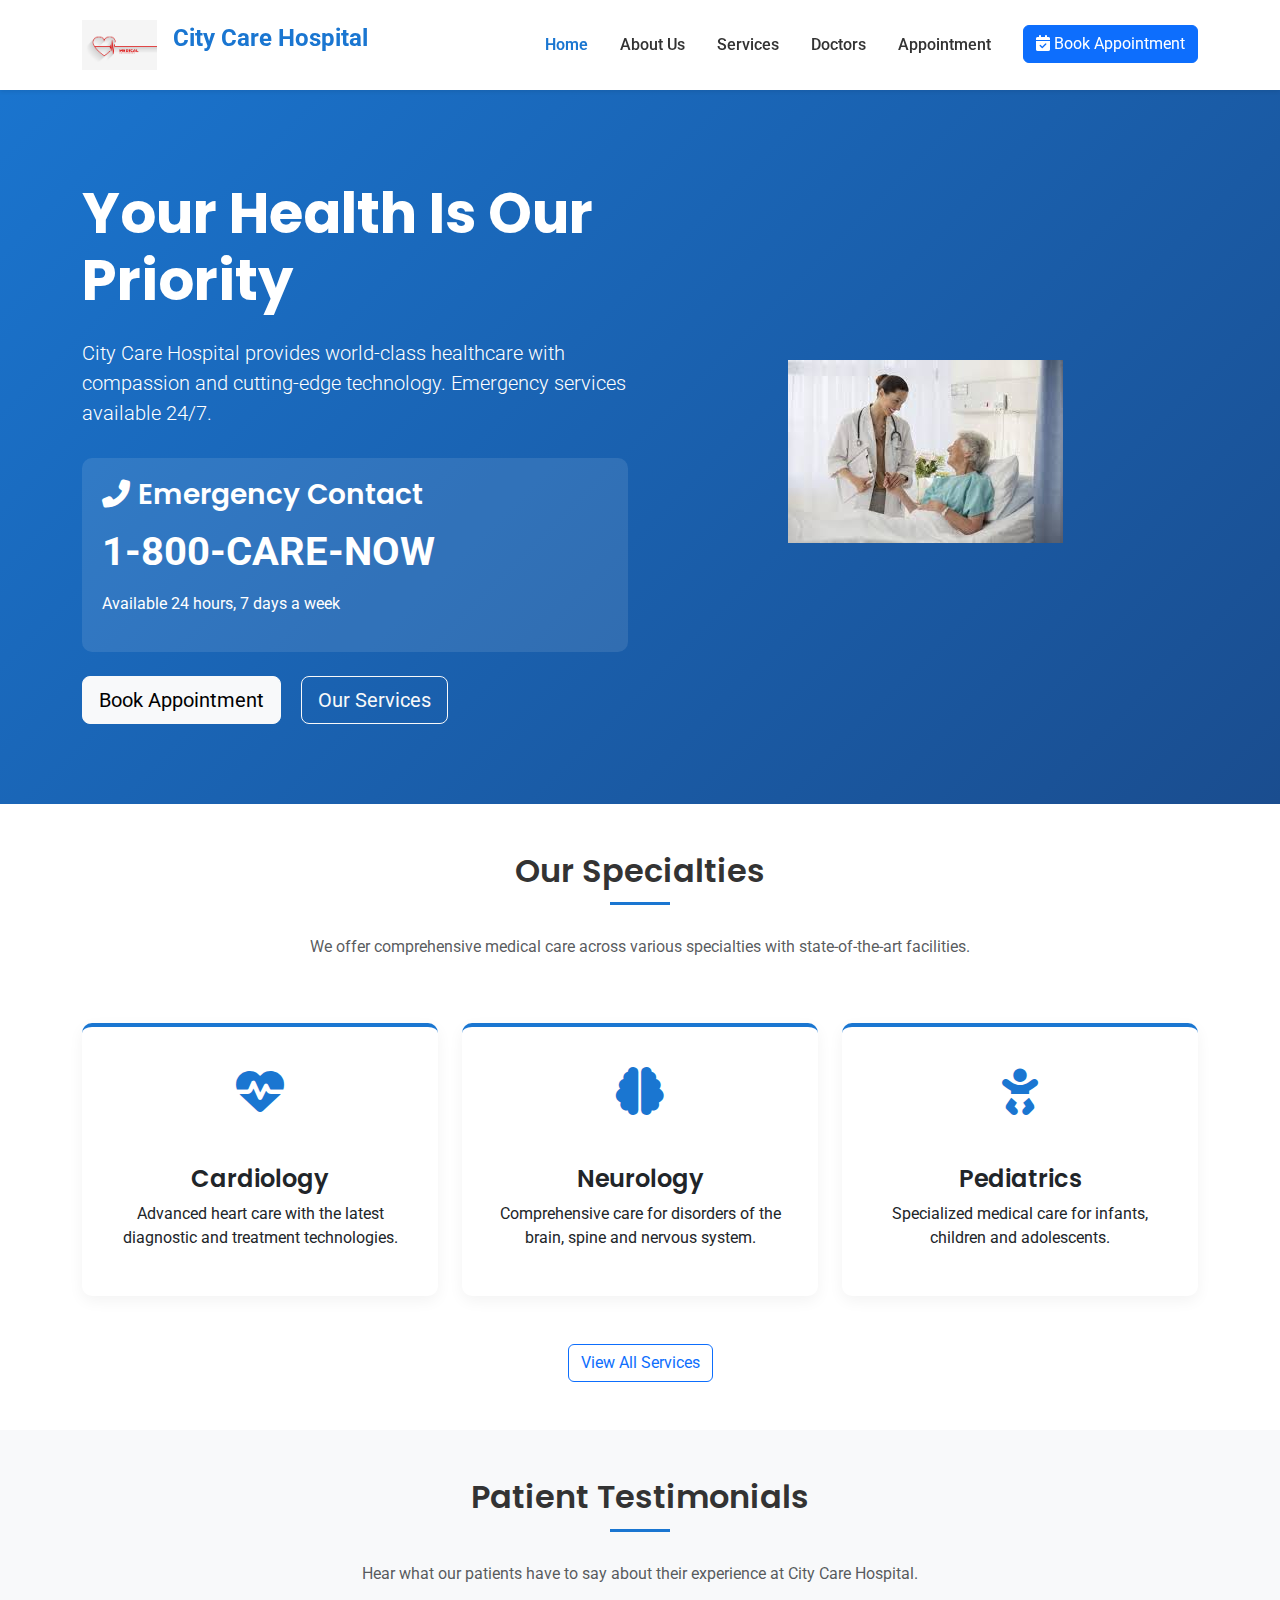
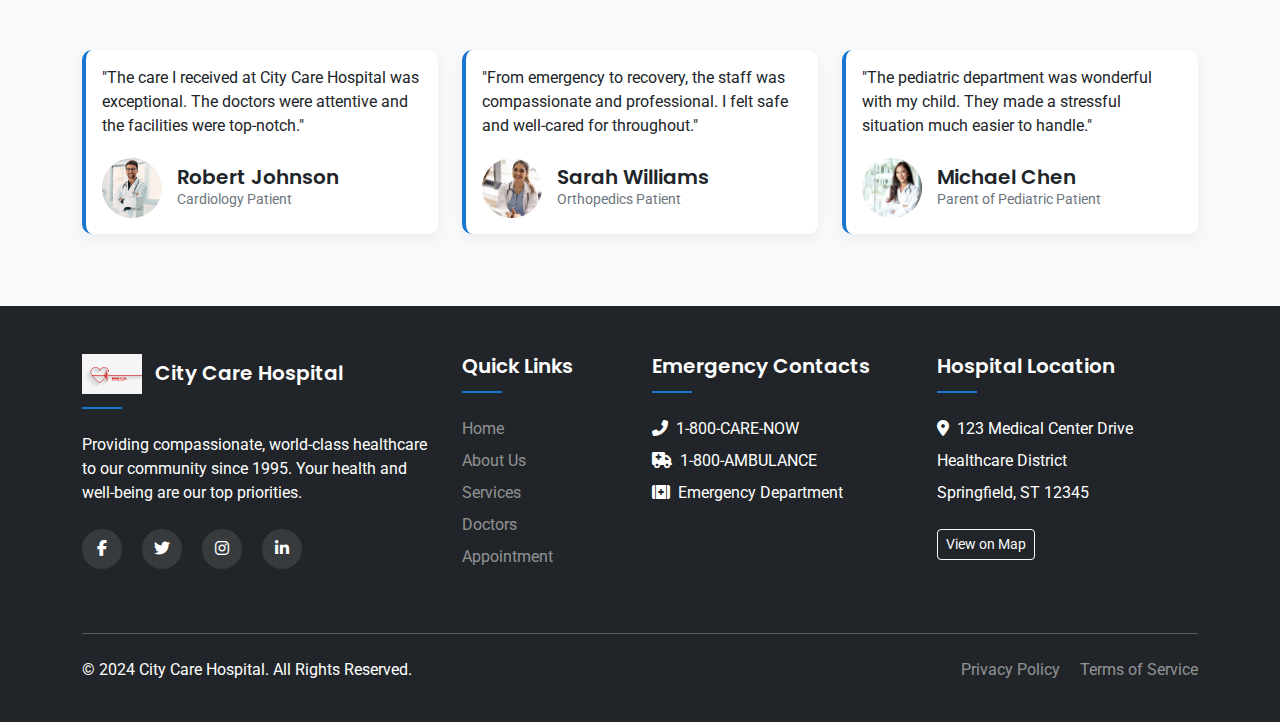
<file: week 8/index.html>
<!DOCTYPE html>
<html lang="en">
<head>
    <meta charset="UTF-8">
    <meta name="viewport" content="width=device-width, initial-scale=1.0">
    <title>City Care Hospital - Home</title>
    
    <!-- Bootstrap 5 CSS -->
    <link href="https://cdn.jsdelivr.net/npm/bootstrap@5.3.0-alpha1/dist/css/bootstrap.min.css" rel="stylesheet">
    
    <!-- Font Awesome for icons -->
    <link rel="stylesheet" href="https://cdnjs.cloudflare.com/ajax/libs/font-awesome/6.4.0/css/all.min.css">
    
    <!-- Custom CSS -->
    <link rel="stylesheet" href="css/style.css">
    
    <!-- Google Fonts -->
    <link href="https://fonts.googleapis.com/css2?family=Poppins:wght@300;400;500;600;700&family=Roboto:wght@300;400;500&display=swap" rel="stylesheet">
</head>
<body>
    <!-- Navigation -->
    <nav class="navbar navbar-expand-lg navbar-light bg-white fixed-top shadow-sm">
        <div class="container">
            <a class="navbar-brand" href="index.html">
                <img src="PIC.jpg" alt="City Care Hospital Logo" height="50" class="d-inline-block align-top">
                <span class="brand-text">City Care Hospital</span>
            </a>
            <button class="navbar-toggler" type="button" data-bs-toggle="collapse" data-bs-target="#navbarNav">
                <span class="navbar-toggler-icon"></span>
            </button>
            <div class="collapse navbar-collapse" id="navbarNav">
                <ul class="navbar-nav ms-auto">
                    <li class="nav-item">
                        <a class="nav-link active" href="index.html">Home</a>
                    </li>
                    <li class="nav-item">
                        <a class="nav-link" href="about.html">About Us</a>
                    </li>
                    <li class="nav-item">
                        <a class="nav-link" href="services.html">Services</a>
                    </li>
                    <li class="nav-item">
                        <a class="nav-link" href="doctors.html">Doctors</a>
                    </li>
                    <li class="nav-item">
                        <a class="nav-link" href="appointment.html">Appointment</a>
                    </li>
                    <li class="nav-item">
                        <a class="btn btn-primary ms-lg-3 mt-2 mt-lg-0" href="appointment.html">
                            <i class="fas fa-calendar-check me-1"></i>Book Appointment
                        </a>
                    </li>
                </ul>
            </div>
        </div>
    </nav>

    <!-- Hero Section -->
    <section class="hero-section">
        <div class="container">
            <div class="row align-items-center">
                <div class="col-lg-6">
                    <h1 class="display-4 fw-bold text-white mb-4">Your Health Is Our Priority</h1>
                    <p class="lead text-white mb-4">City Care Hospital provides world-class healthcare with compassion and cutting-edge technology. Emergency services available 24/7.</p>
                    <div class="emergency-contact">
                        <h3 class="text-white"><i class="fas fa-phone-alt me-2"></i>Emergency Contact</h3>
                        <div class="emergency-number">1-800-CARE-NOW</div>
                        <p class="text-white">Available 24 hours, 7 days a week</p>
                    </div>
                    <div class="mt-4">
                        <a href="appointment.html" class="btn btn-light btn-lg me-3">Book Appointment</a>
                        <a href="services.html" class="btn btn-outline-light btn-lg">Our Services</a>
                    </div>
                </div>
                <div class="col-lg-6 text-center">
                    <img src="p1.jpg" alt="Doctor and patient" class="img-fluid hero-img">
                </div>
            </div>
        </div>
    </section>

    <!-- Our Specialties -->
    <section class="py-5">
        <div class="container">
            <div class="row mb-5">
                <div class="col-lg-8 mx-auto text-center">
                    <h2 class="section-title">Our Specialties</h2>
                    <p class="text-muted">We offer comprehensive medical care across various specialties with state-of-the-art facilities.</p>
                </div>
            </div>
            <div class="row">
                <div class="col-md-4 mb-4">
                    <div class="card specialty-card h-100">
                        <div class="card-icon">
                            <i class="fas fa-heartbeat"></i>
                        </div>
                        <div class="card-body text-center">
                            <h4 class="card-title">Cardiology</h4>
                            <p class="card-text">Advanced heart care with the latest diagnostic and treatment technologies.</p>
                        </div>
                    </div>
                </div>
                <div class="col-md-4 mb-4">
                    <div class="card specialty-card h-100">
                        <div class="card-icon">
                            <i class="fas fa-brain"></i>
                        </div>
                        <div class="card-body text-center">
                            <h4 class="card-title">Neurology</h4>
                            <p class="card-text">Comprehensive care for disorders of the brain, spine and nervous system.</p>
                        </div>
                    </div>
                </div>
                <div class="col-md-4 mb-4">
                    <div class="card specialty-card h-100">
                        <div class="card-icon">
                            <i class="fas fa-baby"></i>
                        </div>
                        <div class="card-body text-center">
                            <h4 class="card-title">Pediatrics</h4>
                            <p class="card-text">Specialized medical care for infants, children and adolescents.</p>
                        </div>
                    </div>
                </div>
            </div>
            <div class="text-center mt-4">
                <a href="services.html" class="btn btn-outline-primary">View All Services</a>
            </div>
        </div>
    </section>

    <!-- Patient Testimonials -->
    <section class="py-5 bg-light">
        <div class="container">
            <div class="row mb-5">
                <div class="col-lg-8 mx-auto text-center">
                    <h2 class="section-title">Patient Testimonials</h2>
                    <p class="text-muted">Hear what our patients have to say about their experience at City Care Hospital.</p>
                </div>
            </div>
            <div class="row">
                <div class="col-md-4 mb-4">
                    <div class="card testimonial-card h-100">
                        <div class="card-body">
                            <div class="testimonial-text">
                                <p>"The care I received at City Care Hospital was exceptional. The doctors were attentive and the facilities were top-notch."</p>
                            </div>
                            <div class="testimonial-author">
                                <img src="dr6.webp" alt="Patient" class="rounded-circle">
                                <div class="author-info">
                                    <h5>Robert Johnson</h5>
                                    <p>Cardiology Patient</p>
                                </div>
                            </div>
                        </div>
                    </div>
                </div>
                <div class="col-md-4 mb-4">
                    <div class="card testimonial-card h-100">
                        <div class="card-body">
                            <div class="testimonial-text">
                                <p>"From emergency to recovery, the staff was compassionate and professional. I felt safe and well-cared for throughout."</p>
                            </div>
                            <div class="testimonial-author">
                                <img src="dr7.webp" alt="Patient" class="rounded-circle">
                                <div class="author-info">
                                    <h5>Sarah Williams</h5>
                                    <p>Orthopedics Patient</p>
                                </div>
                            </div>
                        </div>
                    </div>
                </div>
                <div class="col-md-4 mb-4">
                    <div class="card testimonial-card h-100">
                        <div class="card-body">
                            <div class="testimonial-text">
                                <p>"The pediatric department was wonderful with my child. They made a stressful situation much easier to handle."</p>
                            </div>
                            <div class="testimonial-author">
                                <img src="dr1.jpg" alt="Patient" class="rounded-circle">
                                <div class="author-info">
                                    <h5>Michael Chen</h5>
                                    <p>Parent of Pediatric Patient</p>
                                </div>
                            </div>
                        </div>
                    </div>
                </div>
            </div>
        </div>
    </section>

    <!-- Footer -->
    <footer class="footer bg-dark text-white pt-5 pb-4">
        <div class="container">
            <div class="row">
                <div class="col-lg-4 col-md-6 mb-4">
                    <h5 class="mb-4">
                        <img src="red-heart-with-heartbeat-line-medical-background/26835.jpg" alt="City Care Hospital Logo" height="40" class="me-2">
                        City Care Hospital
                    </h5>
                    <p>Providing compassionate, world-class healthcare to our community since 1995. Your health and well-being are our top priorities.</p>
                    <div class="social-icons mt-4">
                        <a href="#" class="text-white me-3"><i class="fab fa-facebook-f"></i></a>
                        <a href="#" class="text-white me-3"><i class="fab fa-twitter"></i></a>
                        <a href="#" class="text-white me-3"><i class="fab fa-instagram"></i></a>
                        <a href="#" class="text-white"><i class="fab fa-linkedin-in"></i></a>
                    </div>
                </div>
                <div class="col-lg-2 col-md-6 mb-4">
                    <h5 class="mb-4">Quick Links</h5>
                    <ul class="list-unstyled">
                        <li class="mb-2"><a href="index.html" class="text-white-50 text-decoration-none">Home</a></li>
                        <li class="mb-2"><a href="about.html" class="text-white-50 text-decoration-none">About Us</a></li>
                        <li class="mb-2"><a href="services.html" class="text-white-50 text-decoration-none">Services</a></li>
                        <li class="mb-2"><a href="doctors.html" class="text-white-50 text-decoration-none">Doctors</a></li>
                        <li><a href="appointment.html" class="text-white-50 text-decoration-none">Appointment</a></li>
                    </ul>
                </div>
                <div class="col-lg-3 col-md-6 mb-4">
                    <h5 class="mb-4">Emergency Contacts</h5>
                    <ul class="list-unstyled">
                        <li class="mb-2"><i class="fas fa-phone-alt me-2"></i>1-800-CARE-NOW</li>
                        <li class="mb-2"><i class="fas fa-ambulance me-2"></i>1-800-AMBULANCE</li>
                        <li><i class="fas fa-first-aid me-2"></i>Emergency Department</li>
                    </ul>
                </div>
                <div class="col-lg-3 col-md-6 mb-4">
                    <h5 class="mb-4">Hospital Location</h5>
                    <p class="mb-2"><i class="fas fa-map-marker-alt me-2"></i>123 Medical Center Drive</p>
                    <p class="mb-2">Healthcare District</p>
                    <p>Springfield, ST 12345</p>
                    <a href="appointment.html#location" class="btn btn-outline-light btn-sm mt-2">View on Map</a>
                </div>
            </div>
            <hr class="bg-white mt-4 mb-4">
            <div class="row">
                <div class="col-md-6 text-center text-md-start">
                    <p>&copy; 2024 City Care Hospital. All Rights Reserved.</p>
                </div>
                <div class="col-md-6 text-center text-md-end">
                    <p><a href="#" class="text-white-50 text-decoration-none me-3">Privacy Policy</a>
                    <a href="#" class="text-white-50 text-decoration-none">Terms of Service</a></p>
                </div>
            </div>
        </div>
    </footer>

    <!-- Bootstrap JS Bundle with Popper -->
    <script src="https://cdn.jsdelivr.net/npm/bootstrap@5.3.0-alpha1/dist/js/bootstrap.bundle.min.js"></script>
    
    <!-- Custom JS -->
    <script src="js/script.js"></script>
</body>
</html>
</file>
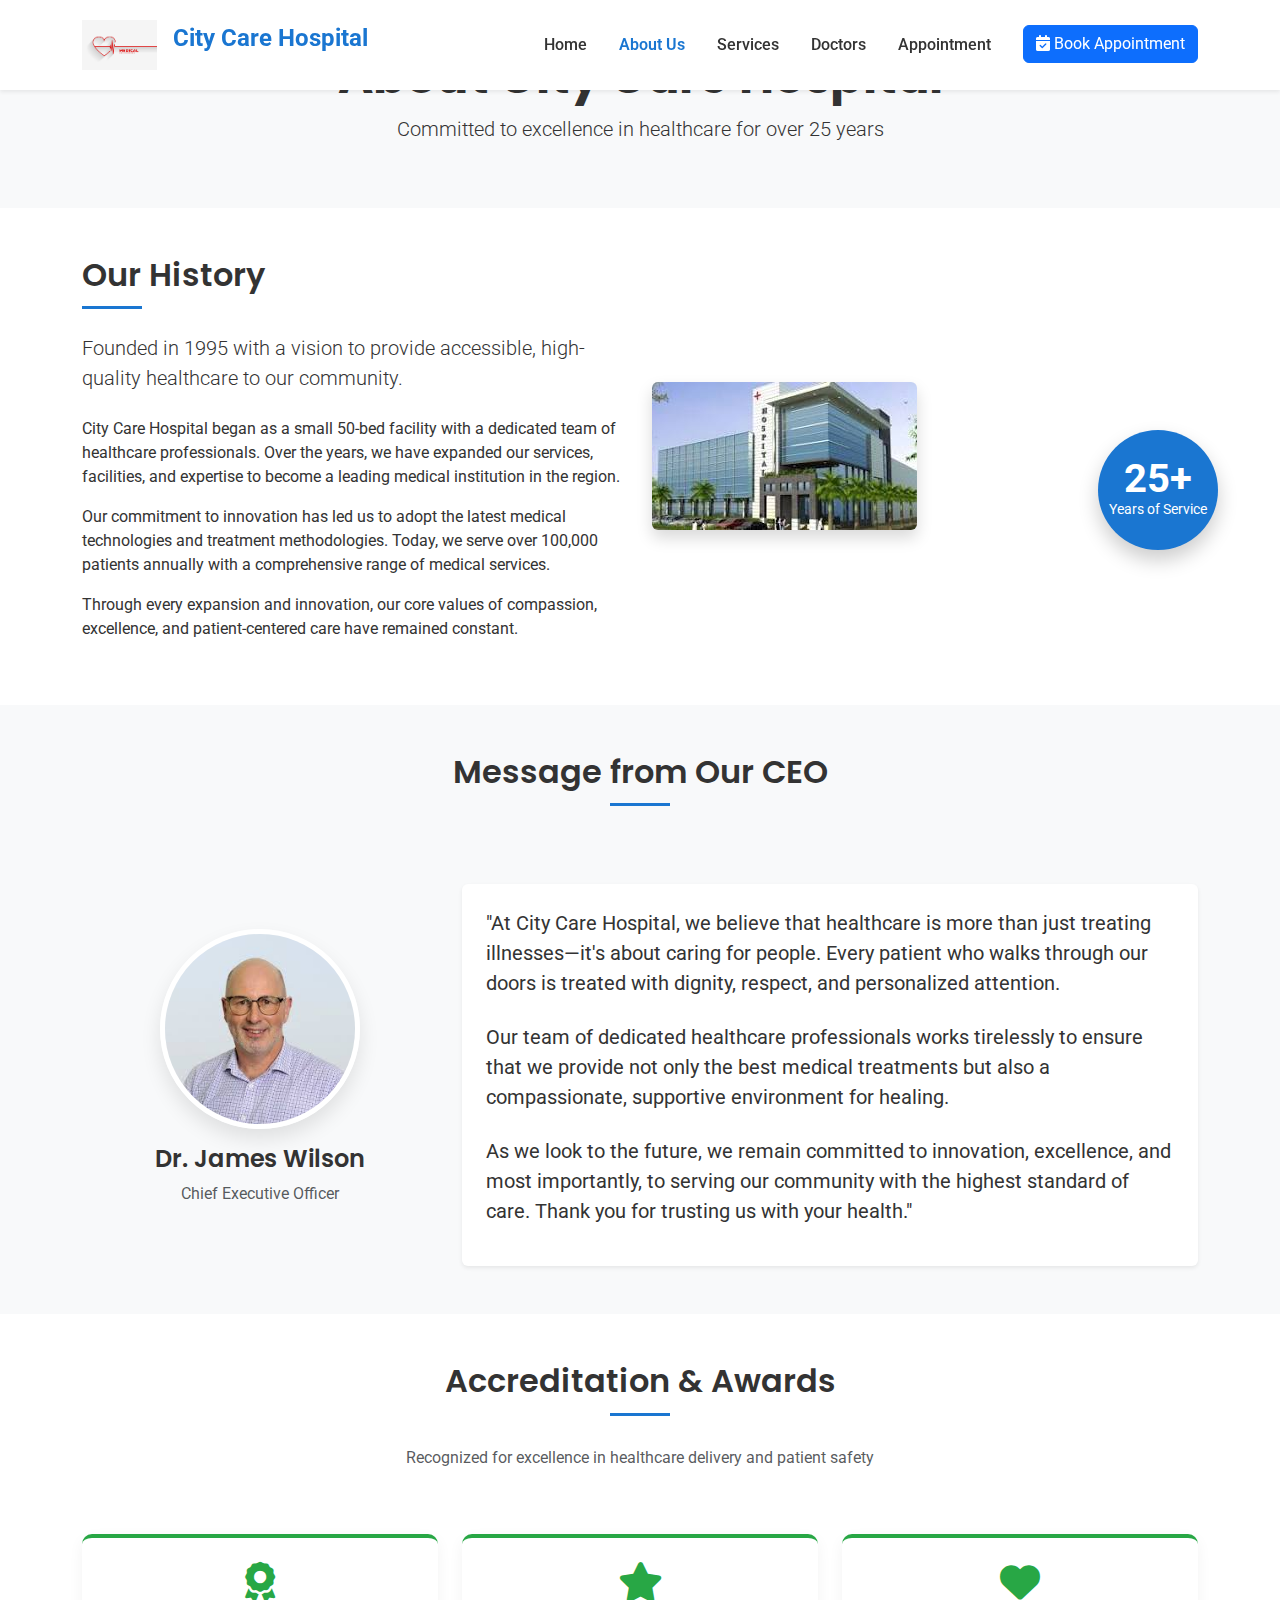
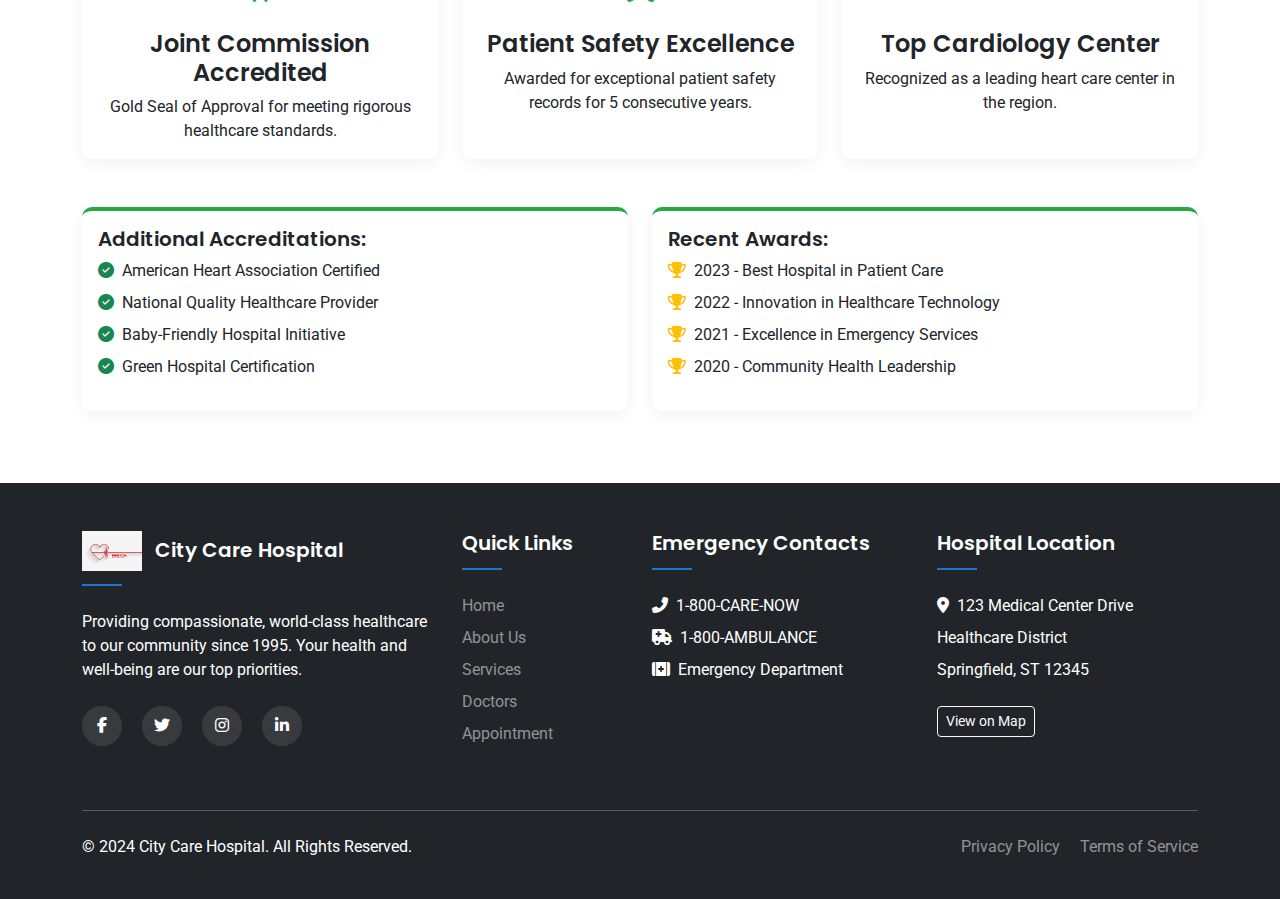
<file: week 8/about.html>
<!DOCTYPE html>
<html lang="en">
<head>
    <meta charset="UTF-8">
    <meta name="viewport" content="width=device-width, initial-scale=1.0">
    <title>About Us - City Care Hospital</title>
    
    <!-- Bootstrap 5 CSS -->
    <link href="https://cdn.jsdelivr.net/npm/bootstrap@5.3.0-alpha1/dist/css/bootstrap.min.css" rel="stylesheet">
    
    <!-- Font Awesome -->
    <link rel="stylesheet" href="https://cdnjs.cloudflare.com/ajax/libs/font-awesome/6.4.0/css/all.min.css">
    
    <!-- Custom CSS -->
    <link rel="stylesheet" href="css/style.css">
    
    <!-- Google Fonts -->
    <link href="https://fonts.googleapis.com/css2?family=Poppins:wght@300;400;500;600;700&family=Roboto:wght@300;400;500&display=swap" rel="stylesheet">
</head>
<body>
    <!-- Navigation (same as index.html) -->
    <nav class="navbar navbar-expand-lg navbar-light bg-white fixed-top shadow-sm">
        <div class="container">
            <a class="navbar-brand" href="index.html">
                <img src="PIC.jpg" alt="City Care Hospital Logo" height="50" class="d-inline-block align-top">
                <span class="brand-text">City Care Hospital</span>
            </a>
            <button class="navbar-toggler" type="button" data-bs-toggle="collapse" data-bs-target="#navbarNav">
                <span class="navbar-toggler-icon"></span>
            </button>
            <div class="collapse navbar-collapse" id="navbarNav">
                <ul class="navbar-nav ms-auto">
                    <li class="nav-item">
                        <a class="nav-link" href="index.html">Home</a>
                    </li>
                    <li class="nav-item">
                        <a class="nav-link active" href="about.html">About Us</a>
                    </li>
                    <li class="nav-item">
                        <a class="nav-link" href="services.html">Services</a>
                    </li>
                    <li class="nav-item">
                        <a class="nav-link" href="doctors.html">Doctors</a>
                    </li>
                    <li class="nav-item">
                        <a class="nav-link" href="appointment.html">Appointment</a>
                    </li>
                    <li class="nav-item">
                        <a class="btn btn-primary ms-lg-3 mt-2 mt-lg-0" href="appointment.html">
                            <i class="fas fa-calendar-check me-1"></i>Book Appointment
                        </a>
                    </li>
                </ul>
            </div>
        </div>
    </nav>

    <!-- Page Header -->
    <section class="page-header py-5">
        <div class="container">
            <div class="row">
                <div class="col-lg-8 mx-auto text-center">
                    <h1 class="display-5 fw-bold">About City Care Hospital</h1>
                    <p class="lead">Committed to excellence in healthcare for over 25 years</p>
                </div>
            </div>
        </div>
    </section>

    <!-- Hospital History -->
    <section class="py-5">
        <div class="container">
            <div class="row align-items-center">
                <div class="col-lg-6">
                    <h2 class="section-title mb-4">Our History</h2>
                    <p class="lead mb-4">Founded in 1995 with a vision to provide accessible, high-quality healthcare to our community.</p>
                    <p>City Care Hospital began as a small 50-bed facility with a dedicated team of healthcare professionals. Over the years, we have expanded our services, facilities, and expertise to become a leading medical institution in the region.</p>
                    <p>Our commitment to innovation has led us to adopt the latest medical technologies and treatment methodologies. Today, we serve over 100,000 patients annually with a comprehensive range of medical services.</p>
                    <p>Through every expansion and innovation, our core values of compassion, excellence, and patient-centered care have remained constant.</p>
                </div>
                <div class="col-lg-6">
                    <div class="about-image">
                        <img src="buliding.jpg" alt="City Care Hospital Building" class="img-fluid rounded shadow">
                        <div class="years-badge">
                            <span>25+</span>
                            <p>Years of Service</p>
                        </div>
                    </div>
                </div>
            </div>
        </div>
    </section>

    <!-- CEO Message -->
    <section class="py-5 bg-light">
        <div class="container">
            <div class="row">
                <div class="col-lg-8 mx-auto text-center mb-5">
                    <h2 class="section-title">Message from Our CEO</h2>
                </div>
            </div>
            <div class="row align-items-center">
                <div class="col-lg-4 text-center mb-4 mb-lg-0">
                    <img src="dr.jpg" alt="CEO Dr. James Wilson" class="img-fluid rounded-circle ceo-img">
                    <h4 class="mt-3">Dr. James Wilson</h4>
                    <p class="text-muted">Chief Executive Officer</p>
                </div>
                <div class="col-lg-8">
                    <div class="ceo-message p-4 rounded shadow-sm bg-white">
                        <blockquote class="blockquote">
                            <p class="mb-4">"At City Care Hospital, we believe that healthcare is more than just treating illnesses—it's about caring for people. Every patient who walks through our doors is treated with dignity, respect, and personalized attention.</p>
                            <p class="mb-4">Our team of dedicated healthcare professionals works tirelessly to ensure that we provide not only the best medical treatments but also a compassionate, supportive environment for healing.</p>
                            <p>As we look to the future, we remain committed to innovation, excellence, and most importantly, to serving our community with the highest standard of care. Thank you for trusting us with your health."</p>
                        </blockquote>
                    </div>
                </div>
            </div>
        </div>
    </section>

    <!-- Accreditation & Awards -->
    <section class="py-5">
        <div class="container">
            <div class="row mb-5">
                <div class="col-lg-8 mx-auto text-center">
                    <h2 class="section-title">Accreditation & Awards</h2>
                    <p class="text-muted">Recognized for excellence in healthcare delivery and patient safety</p>
                </div>
            </div>
            <div class="row">
                <div class="col-md-4 mb-4">
                    <div class="card award-card h-100 text-center">
                        <div class="card-body">
                            <div class="award-icon mb-3">
                                <i class="fas fa-award"></i>
                            </div>
                            <h4 class="card-title">Joint Commission Accredited</h4>
                            <p class="card-text">Gold Seal of Approval for meeting rigorous healthcare standards.</p>
                        </div>
                    </div>
                </div>
                <div class="col-md-4 mb-4">
                    <div class="card award-card h-100 text-center">
                        <div class="card-body">
                            <div class="award-icon mb-3">
                                <i class="fas fa-star"></i>
                            </div>
                            <h4 class="card-title">Patient Safety Excellence</h4>
                            <p class="card-text">Awarded for exceptional patient safety records for 5 consecutive years.</p>
                        </div>
                    </div>
                </div>
                <div class="col-md-4 mb-4">
                    <div class="card award-card h-100 text-center">
                        <div class="card-body">
                            <div class="award-icon mb-3">
                                <i class="fas fa-heart"></i>
                            </div>
                            <h4 class="card-title">Top Cardiology Center</h4>
                            <p class="card-text">Recognized as a leading heart care center in the region.</p>
                        </div>
                    </div>
                </div>
            </div>
            <div class="row mt-4">
                <div class="col-md-6 mb-4">
                    <div class="card award-card h-100">
                        <div class="card-body">
                            <h5 class="card-title">Additional Accreditations:</h5>
                            <ul class="list-unstyled">
                                <li class="mb-2"><i class="fas fa-check-circle text-success me-2"></i>American Heart Association Certified</li>
                                <li class="mb-2"><i class="fas fa-check-circle text-success me-2"></i>National Quality Healthcare Provider</li>
                                <li class="mb-2"><i class="fas fa-check-circle text-success me-2"></i>Baby-Friendly Hospital Initiative</li>
                                <li><i class="fas fa-check-circle text-success me-2"></i>Green Hospital Certification</li>
                            </ul>
                        </div>
                    </div>
                </div>
                <div class="col-md-6 mb-4">
                    <div class="card award-card h-100">
                        <div class="card-body">
                            <h5 class="card-title">Recent Awards:</h5>
                            <ul class="list-unstyled">
                                <li class="mb-2"><i class="fas fa-trophy text-warning me-2"></i>2023 - Best Hospital in Patient Care</li>
                                <li class="mb-2"><i class="fas fa-trophy text-warning me-2"></i>2022 - Innovation in Healthcare Technology</li>
                                <li class="mb-2"><i class="fas fa-trophy text-warning me-2"></i>2021 - Excellence in Emergency Services</li>
                                <li><i class="fas fa-trophy text-warning me-2"></i>2020 - Community Health Leadership</li>
                            </ul>
                        </div>
                    </div>
                </div>
            </div>
        </div>
    </section>

    <!-- Footer (same as index.html) -->
    <footer class="footer bg-dark text-white pt-5 pb-4">
        <!-- Same footer content as index.html -->
        <!-- For brevity, I'm including the same footer structure -->
        <div class="container">
            <div class="row">
                <div class="col-lg-4 col-md-6 mb-4">
                    <h5 class="mb-4">
                        <img src="red-heart-with-heartbeat-line-medical-background/26835.jpg" alt="City Care Hospital Logo" height="40" class="me-2">
                        City Care Hospital
                    </h5>
                    <p>Providing compassionate, world-class healthcare to our community since 1995. Your health and well-being are our top priorities.</p>
                    <div class="social-icons mt-4">
                        <a href="#" class="text-white me-3"><i class="fab fa-facebook-f"></i></a>
                        <a href="#" class="text-white me-3"><i class="fab fa-twitter"></i></a>
                        <a href="#" class="text-white me-3"><i class="fab fa-instagram"></i></a>
                        <a href="#" class="text-white"><i class="fab fa-linkedin-in"></i></a>
                    </div>
                </div>
                <div class="col-lg-2 col-md-6 mb-4">
                    <h5 class="mb-4">Quick Links</h5>
                    <ul class="list-unstyled">
                        <li class="mb-2"><a href="index.html" class="text-white-50 text-decoration-none">Home</a></li>
                        <li class="mb-2"><a href="about.html" class="text-white-50 text-decoration-none">About Us</a></li>
                        <li class="mb-2"><a href="services.html" class="text-white-50 text-decoration-none">Services</a></li>
                        <li class="mb-2"><a href="doctors.html" class="text-white-50 text-decoration-none">Doctors</a></li>
                        <li><a href="appointment.html" class="text-white-50 text-decoration-none">Appointment</a></li>
                    </ul>
                </div>
                <div class="col-lg-3 col-md-6 mb-4">
                    <h5 class="mb-4">Emergency Contacts</h5>
                    <ul class="list-unstyled">
                        <li class="mb-2"><i class="fas fa-phone-alt me-2"></i>1-800-CARE-NOW</li>
                        <li class="mb-2"><i class="fas fa-ambulance me-2"></i>1-800-AMBULANCE</li>
                        <li><i class="fas fa-first-aid me-2"></i>Emergency Department</li>
                    </ul>
                </div>
                <div class="col-lg-3 col-md-6 mb-4">
                    <h5 class="mb-4">Hospital Location</h5>
                    <p class="mb-2"><i class="fas fa-map-marker-alt me-2"></i>123 Medical Center Drive</p>
                    <p class="mb-2">Healthcare District</p>
                    <p>Springfield, ST 12345</p>
                    <a href="appointment.html#location" class="btn btn-outline-light btn-sm mt-2">View on Map</a>
                </div>
            </div>
            <hr class="bg-white mt-4 mb-4">
            <div class="row">
                <div class="col-md-6 text-center text-md-start">
                    <p>&copy; 2024 City Care Hospital. All Rights Reserved.</p>
                </div>
                <div class="col-md-6 text-center text-md-end">
                    <p><a href="#" class="text-white-50 text-decoration-none me-3">Privacy Policy</a>
                    <a href="#" class="text-white-50 text-decoration-none">Terms of Service</a></p>
                </div>
            </div>
        </div>
    </footer>

    <!-- Bootstrap JS Bundle with Popper -->
    <script src="https://cdn.jsdelivr.net/npm/bootstrap@5.3.0-alpha1/dist/js/bootstrap.bundle.min.js"></script>
    
    <!-- Custom JS -->
    <script src="js/script.js"></script>
</body>
</html>
</file>
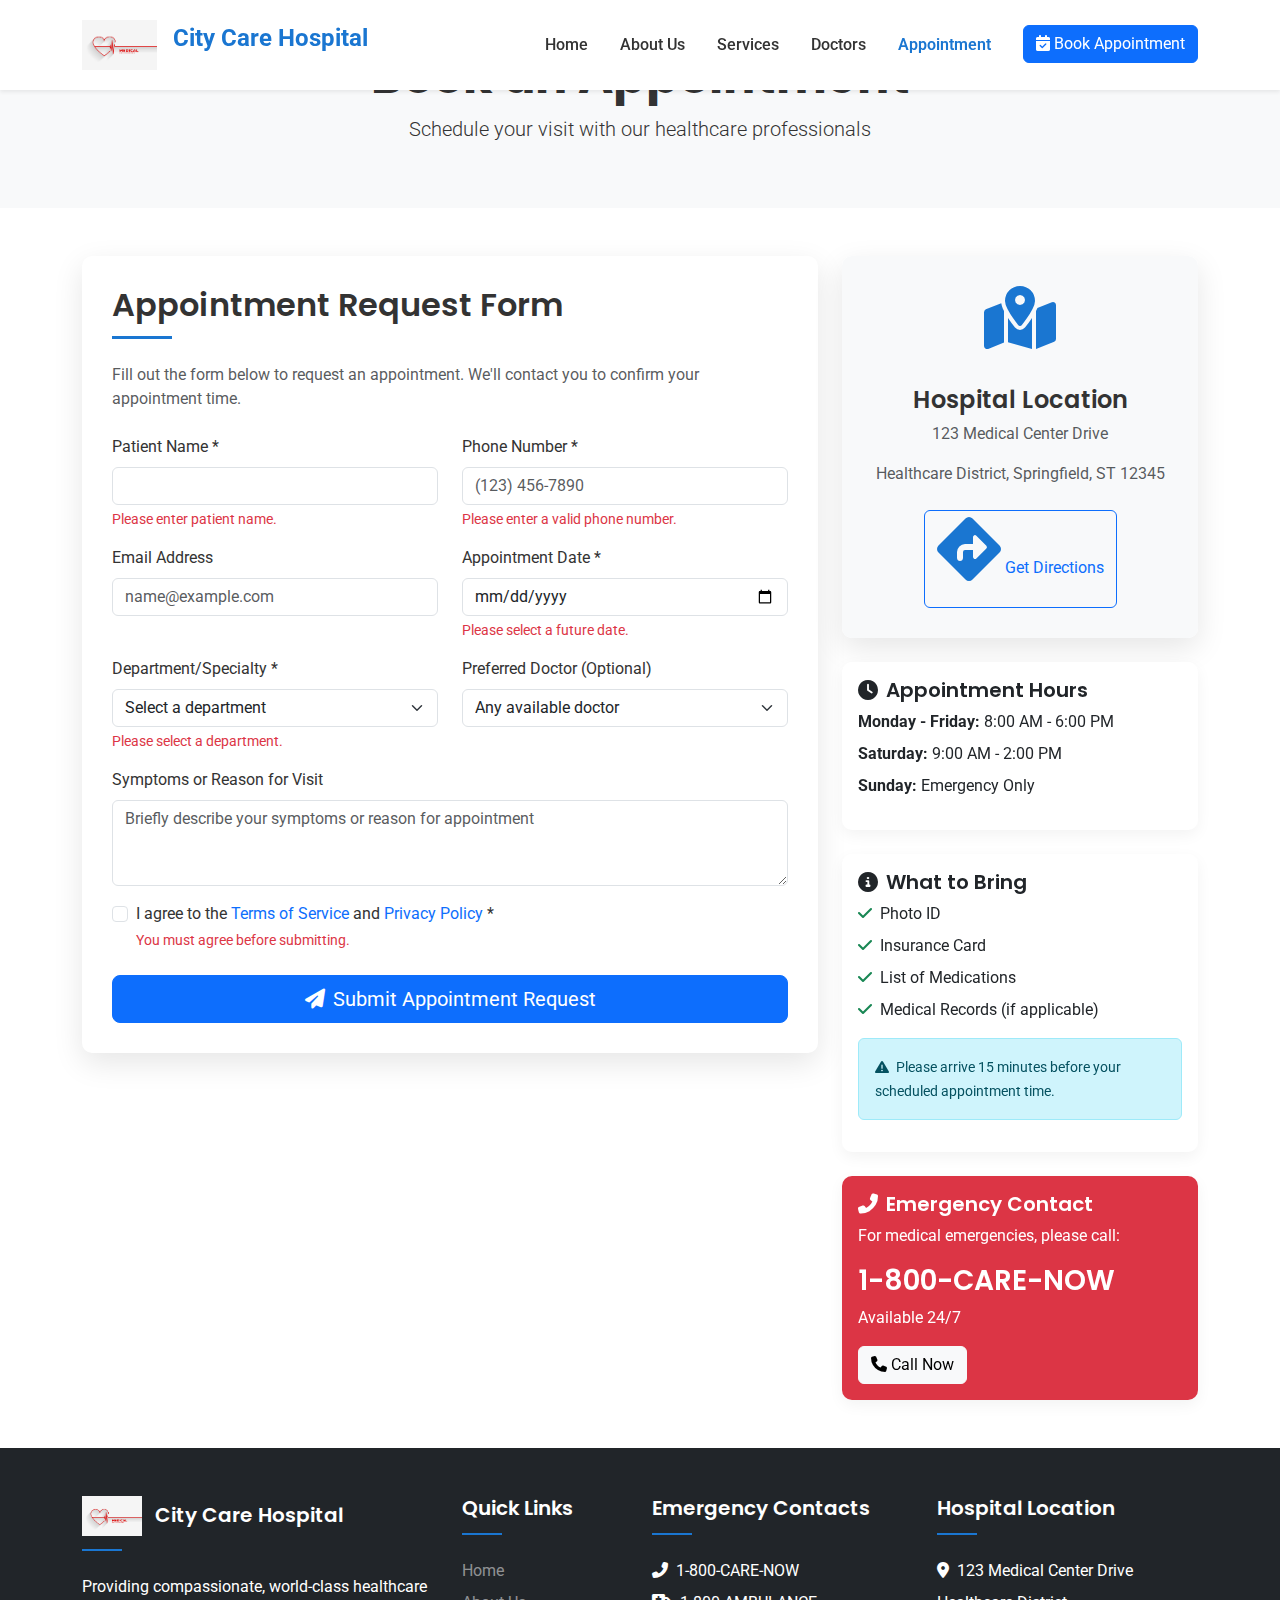
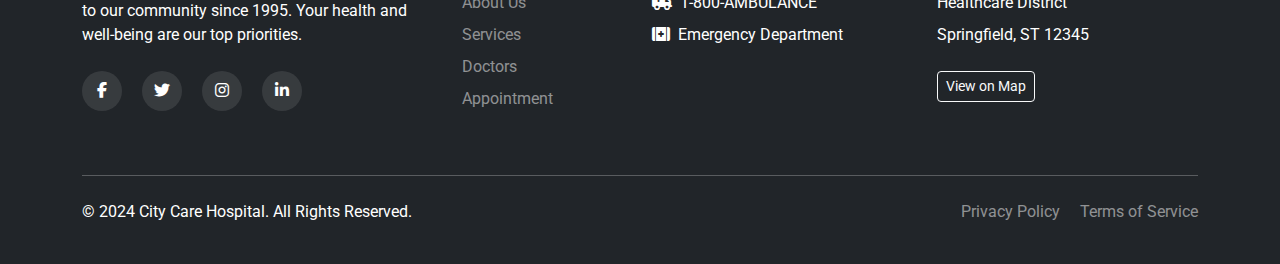
<file: week 8/appointment.html>
<!DOCTYPE html>
<html lang="en">
<head>
    <meta charset="UTF-8">
    <meta name="viewport" content="width=device-width, initial-scale=1.0">
    <title>Book Appointment - City Care Hospital</title>
    
    <!-- Bootstrap 5 CSS -->
    <link href="https://cdn.jsdelivr.net/npm/bootstrap@5.3.0-alpha1/dist/css/bootstrap.min.css" rel="stylesheet">
    
    <!-- Font Awesome -->
    <link rel="stylesheet" href="https://cdnjs.cloudflare.com/ajax/libs/font-awesome/6.4.0/css/all.min.css">
    
    <!-- Custom CSS -->
    <link rel="stylesheet" href="css/style.css">
    
    <!-- Google Fonts -->
    <link href="https://fonts.googleapis.com/css2?family=Poppins:wght@300;400;500;600;700&family=Roboto:wght@300;400;500&display=swap" rel="stylesheet">
</head>
<body>
    <!-- Navigation (same as index.html) -->
    <nav class="navbar navbar-expand-lg navbar-light bg-white fixed-top shadow-sm">
        <div class="container">
            <a class="navbar-brand" href="index.html">
                <img src="PIC.jpg" alt="City Care Hospital Logo" height="50" class="d-inline-block align-top">
                <span class="brand-text">City Care Hospital</span>
            </a>
            <button class="navbar-toggler" type="button" data-bs-toggle="collapse" data-bs-target="#navbarNav">
                <span class="navbar-toggler-icon"></span>
            </button>
            <div class="collapse navbar-collapse" id="navbarNav">
                <ul class="navbar-nav ms-auto">
                    <li class="nav-item">
                        <a class="nav-link" href="index.html">Home</a>
                    </li>
                    <li class="nav-item">
                        <a class="nav-link" href="about.html">About Us</a>
                    </li>
                    <li class="nav-item">
                        <a class="nav-link" href="services.html">Services</a>
                    </li>
                    <li class="nav-item">
                        <a class="nav-link" href="doctors.html">Doctors</a>
                    </li>
                    <li class="nav-item">
                        <a class="nav-link active" href="appointment.html">Appointment</a>
                    </li>
                    <li class="nav-item">
                        <a class="btn btn-primary ms-lg-3 mt-2 mt-lg-0" href="appointment.html">
                            <i class="fas fa-calendar-check me-1"></i>Book Appointment
                        </a>
                    </li>
                </ul>
            </div>
        </div>
    </nav>

    <!-- Page Header -->
    <section class="page-header py-5">
        <div class="container">
            <div class="row">
                <div class="col-lg-8 mx-auto text-center">
                    <h1 class="display-5 fw-bold">Book an Appointment</h1>
                    <p class="lead">Schedule your visit with our healthcare professionals</p>
                </div>
            </div>
        </div>
    </section>

    <!-- Appointment Form Section -->
    <section class="py-5">
        <div class="container">
            <div class="row">
                <div class="col-lg-8 mb-5 mb-lg-0">
                    <div class="appointment-form">
                        <h2 class="section-title mb-4">Appointment Request Form</h2>
                        <p class="text-muted mb-4">Fill out the form below to request an appointment. We'll contact you to confirm your appointment time.</p>
                        
                        <!-- Alert Messages -->
                        <div id="successAlert" class="alert alert-success alert-custom d-none" role="alert">
                            <i class="fas fa-check-circle me-2"></i>
                            <strong>Success!</strong> Your appointment request has been submitted. We will contact you shortly to confirm.
                        </div>
                        
                        <div id="errorAlert" class="alert alert-danger alert-custom d-none" role="alert">
                            <i class="fas fa-exclamation-circle me-2"></i>
                            <strong>Error!</strong> Please correct the errors in the form before submitting.
                        </div>
                        
                        <!-- Appointment Form -->
                        <form id="appointmentForm" novalidate>
                            <div class="row">
                                <div class="col-md-6 mb-3">
                                    <label for="patientName" class="form-label">Patient Name *</label>
                                    <input type="text" class="form-control" id="patientName" required>
                                    <div class="invalid-feedback">
                                        Please enter patient name.
                                    </div>
                                </div>
                                <div class="col-md-6 mb-3">
                                    <label for="phoneNumber" class="form-label">Phone Number *</label>
                                    <input type="tel" class="form-control" id="phoneNumber" placeholder="(123) 456-7890" required>
                                    <div class="invalid-feedback">
                                        Please enter a valid phone number.
                                    </div>
                                </div>
                            </div>
                            
                            <div class="row">
                                <div class="col-md-6 mb-3">
                                    <label for="email" class="form-label">Email Address</label>
                                    <input type="email" class="form-control" id="email" placeholder="name@example.com">
                                </div>
                                <div class="col-md-6 mb-3">
                                    <label for="appointmentDate" class="form-label">Appointment Date *</label>
                                    <input type="date" class="form-control" id="appointmentDate" required>
                                    <div class="invalid-feedback">
                                        Please select a future date.
                                    </div>
                                </div>
                            </div>
                            
                            <div class="row">
                                <div class="col-md-6 mb-3">
                                    <label for="department" class="form-label">Department/Specialty *</label>
                                    <select class="form-select" id="department" required>
                                        <option value="" selected disabled>Select a department</option>
                                        <option value="Cardiology">Cardiology</option>
                                        <option value="Neurology">Neurology</option>
                                        <option value="Orthopedics">Orthopedics</option>
                                        <option value="Pediatrics">Pediatrics</option>
                                        <option value="Surgery">Surgery</option>
                                        <option value="Dermatology">Dermatology</option>
                                        <option value="Oncology">Oncology</option>
                                        <option value="General Medicine">General Medicine</option>
                                    </select>
                                    <div class="invalid-feedback">
                                        Please select a department.
                                    </div>
                                </div>
                                <div class="col-md-6 mb-3">
                                    <label for="doctor" class="form-label">Preferred Doctor (Optional)</label>
                                    <select class="form-select" id="doctor">
                                        <option value="" selected>Any available doctor</option>
                                        <option value="Dr. Sarah Johnson">Dr. Sarah Johnson (Cardiology)</option>
                                        <option value="Dr. Michael Chen">Dr. Michael Chen (Neurology)</option>
                                        <option value="Dr. Robert Williams">Dr. Robert Williams (Orthopedics)</option>
                                        <option value="Dr. Emily Davis">Dr. Emily Davis (Pediatrics)</option>
                                        <option value="Dr. James Wilson">Dr. James Wilson (Surgery)</option>
                                        <option value="Dr. Lisa Martinez">Dr. Lisa Martinez (Dermatology)</option>
                                        <option value="Dr. David Brown">Dr. David Brown (Oncology)</option>
                                    </select>
                                </div>
                            </div>
                            
                            <div class="mb-3">
                                <label for="symptoms" class="form-label">Symptoms or Reason for Visit</label>
                                <textarea class="form-control" id="symptoms" rows="3" placeholder="Briefly describe your symptoms or reason for appointment"></textarea>
                            </div>
                            
                            <div class="form-check mb-4">
                                <input class="form-check-input" type="checkbox" id="termsAgreement" required>
                                <label class="form-check-label" for="termsAgreement">
                                    I agree to the <a href="#" class="text-decoration-none">Terms of Service</a> and <a href="#" class="text-decoration-none">Privacy Policy</a> *
                                </label>
                                <div class="invalid-feedback">
                                    You must agree before submitting.
                                </div>
                            </div>
                            
                            <button type="submit" class="btn btn-primary btn-lg w-100">
                                <i class="fas fa-paper-plane me-2"></i>Submit Appointment Request
                            </button>
                        </form>
                    </div>
                </div>
                
                <!-- Hospital Location & Information -->
                <div class="col-lg-4">
                    <div class="sticky-top" style="top: 90px;">
                        <div id="location" class="map-container mb-4">
                            <!-- Map Placeholder -->
                            <div class="map-placeholder">
                                <i class="fas fa-map-marked-alt"></i>
                                <h4 class="mt-3">Hospital Location</h4>
                                <p class="text-muted">123 Medical Center Drive</p>
                                <p class="text-muted">Healthcare District, Springfield, ST 12345</p>
                                <button class="btn btn-outline-primary mt-2">
                                    <i class="fas fa-directions me-1"></i>Get Directions
                                </button>
                            </div>
                        </div>
                        
                        <div class="card mb-4">
                            <div class="card-body">
                                <h5 class="card-title"><i class="fas fa-clock me-2"></i>Appointment Hours</h5>
                                <ul class="list-unstyled">
                                    <li class="mb-2"><strong>Monday - Friday:</strong> 8:00 AM - 6:00 PM</li>
                                    <li class="mb-2"><strong>Saturday:</strong> 9:00 AM - 2:00 PM</li>
                                    <li><strong>Sunday:</strong> Emergency Only</li>
                                </ul>
                            </div>
                        </div>
                        
                        <div class="card">
                            <div class="card-body">
                                <h5 class="card-title"><i class="fas fa-info-circle me-2"></i>What to Bring</h5>
                                <ul class="list-unstyled">
                                    <li class="mb-2"><i class="fas fa-check text-success me-2"></i>Photo ID</li>
                                    <li class="mb-2"><i class="fas fa-check text-success me-2"></i>Insurance Card</li>
                                    <li class="mb-2"><i class="fas fa-check text-success me-2"></i>List of Medications</li>
                                    <li><i class="fas fa-check text-success me-2"></i>Medical Records (if applicable)</li>
                                </ul>
                                <div class="alert alert-info mt-3" role="alert">
                                    <small>
                                        <i class="fas fa-exclamation-triangle me-1"></i>
                                        Please arrive 15 minutes before your scheduled appointment time.
                                    </small>
                                </div>
                            </div>
                        </div>
                        
                        <!-- Emergency Contact Card -->
                        <div class="card bg-danger text-white mt-4">
                            <div class="card-body">
                                <h5 class="card-title"><i class="fas fa-phone-alt me-2"></i>Emergency Contact</h5>
                                <p class="card-text">For medical emergencies, please call:</p>
                                <h3 class="text-white">1-800-CARE-NOW</h3>
                                <p class="card-text">Available 24/7</p>
                                <a href="tel:1-800-CARE-NOW" class="btn btn-light">
                                    <i class="fas fa-phone me-1"></i>Call Now
                                </a>
                            </div>
                        </div>
                    </div>
                </div>
            </div>
        </div>
    </section>

    <!-- Footer (same as index.html) -->
    <footer class="footer bg-dark text-white pt-5 pb-4">
        <!-- Same footer content as index.html -->
        <div class="container">
            <div class="row">
                <div class="col-lg-4 col-md-6 mb-4">
                    <h5 class="mb-4">
                        <img src="red-heart-with-heartbeat-line-medical-background/26835.jpg" alt="City Care Hospital Logo" height="40" class="me-2">
                        City Care Hospital
                    </h5>
                    <p>Providing compassionate, world-class healthcare to our community since 1995. Your health and well-being are our top priorities.</p>
                    <div class="social-icons mt-4">
                        <a href="#" class="text-white me-3"><i class="fab fa-facebook-f"></i></a>
                        <a href="#" class="text-white me-3"><i class="fab fa-twitter"></i></a>
                        <a href="#" class="text-white me-3"><i class="fab fa-instagram"></i></a>
                        <a href="#" class="text-white"><i class="fab fa-linkedin-in"></i></a>
                    </div>
                </div>
                <div class="col-lg-2 col-md-6 mb-4">
                    <h5 class="mb-4">Quick Links</h5>
                    <ul class="list-unstyled">
                        <li class="mb-2"><a href="index.html" class="text-white-50 text-decoration-none">Home</a></li>
                        <li class="mb-2"><a href="about.html" class="text-white-50 text-decoration-none">About Us</a></li>
                        <li class="mb-2"><a href="services.html" class="text-white-50 text-decoration-none">Services</a></li>
                        <li class="mb-2"><a href="doctors.html" class="text-white-50 text-decoration-none">Doctors</a></li>
                        <li><a href="appointment.html" class="text-white-50 text-decoration-none">Appointment</a></li>
                    </ul>
                </div>
                <div class="col-lg-3 col-md-6 mb-4">
                    <h5 class="mb-4">Emergency Contacts</h5>
                    <ul class="list-unstyled">
                        <li class="mb-2"><i class="fas fa-phone-alt me-2"></i>1-800-CARE-NOW</li>
                        <li class="mb-2"><i class="fas fa-ambulance me-2"></i>1-800-AMBULANCE</li>
                        <li><i class="fas fa-first-aid me-2"></i>Emergency Department</li>
                    </ul>
                </div>
                <div class="col-lg-3 col-md-6 mb-4">
                    <h5 class="mb-4">Hospital Location</h5>
                    <p class="mb-2"><i class="fas fa-map-marker-alt me-2"></i>123 Medical Center Drive</p>
                    <p class="mb-2">Healthcare District</p>
                    <p>Springfield, ST 12345</p>
                    <a href="appointment.html#location" class="btn btn-outline-light btn-sm mt-2">View on Map</a>
                </div>
            </div>
            <hr class="bg-white mt-4 mb-4">
            <div class="row">
                <div class="col-md-6 text-center text-md-start">
                    <p>&copy; 2024 City Care Hospital. All Rights Reserved.</p>
                </div>
                <div class="col-md-6 text-center text-md-end">
                    <p><a href="#" class="text-white-50 text-decoration-none me-3">Privacy Policy</a>
                    <a href="#" class="text-white-50 text-decoration-none">Terms of Service</a></p>
                </div>
            </div>
        </div>
    </footer>

    <!-- Bootstrap JS Bundle with Popper -->
    <script src="https://cdn.jsdelivr.net/npm/bootstrap@5.3.0-alpha1/dist/js/bootstrap.bundle.min.js"></script>
    
    <!-- Custom JS -->
    <script src="js/script.js"></script>
    
    <!-- Appointment Form Validation Script -->
    <script>
        // Set minimum date to today
        document.addEventListener('DOMContentLoaded', function() {
            const today = new Date();
            const dd = String(today.getDate()).padStart(2, '0');
            const mm = String(today.getMonth() + 1).padStart(2, '0'); // January is 0!
            const yyyy = today.getFullYear();
            
            const minDate = yyyy + '-' + mm + '-' + dd;
            document.getElementById('appointmentDate').setAttribute('min', minDate);
        });

        // Form validation
        document.getElementById('appointmentForm').addEventListener('submit', function(event) {
            event.preventDefault();
            event.stopPropagation();
            
            // Reset alerts
            document.getElementById('successAlert').classList.add('d-none');
            document.getElementById('errorAlert').classList.add('d-none');
            
            // Get form elements
            const form = event.target;
            const patientName = document.getElementById('patientName');
            const phoneNumber = document.getElementById('phoneNumber');
            const appointmentDate = document.getElementById('appointmentDate');
            const department = document.getElementById('department');
            const termsAgreement = document.getElementById('termsAgreement');
            
            let isValid = true;
            
            // Validate patient name
            if (!patientName.value.trim()) {
                patientName.classList.add('is-invalid');
                isValid = false;
            } else {
                patientName.classList.remove('is-invalid');
            }
            
            // Validate phone number (simple validation)
            const phoneRegex = /^[\+]?[(]?[0-9]{3}[)]?[-\s\.]?[0-9]{3}[-\s\.]?[0-9]{4,6}$/;
            if (!phoneNumber.value.match(phoneRegex)) {
                phoneNumber.classList.add('is-invalid');
                isValid = false;
            } else {
                phoneNumber.classList.remove('is-invalid');
            }
            
            // Validate appointment date (must be today or future)
            const selectedDate = new Date(appointmentDate.value);
            const today = new Date();
            today.setHours(0, 0, 0, 0);
            
            if (!appointmentDate.value || selectedDate < today) {
                appointmentDate.classList.add('is-invalid');
                isValid = false;
            } else {
                appointmentDate.classList.remove('is-invalid');
            }
            
            // Validate department
            if (!department.value) {
                department.classList.add('is-invalid');
                isValid = false;
            } else {
                department.classList.remove('is-invalid');
            }
            
            // Validate terms agreement
            if (!termsAgreement.checked) {
                termsAgreement.classList.add('is-invalid');
                isValid = false;
            } else {
                termsAgreement.classList.remove('is-invalid');
            }
            
            // Show success or error message
            if (isValid) {
                // In a real application, you would send the form data to a server here
                // For this demo, we'll just show a success message
                document.getElementById('successAlert').classList.remove('d-none');
                
                // Scroll to the top of the form
                document.getElementById('successAlert').scrollIntoView({ behavior: 'smooth' });
                
                // Reset form after 5 seconds
                setTimeout(function() {
                    form.reset();
                    
                    // Reset validation classes
                    const formControls = form.querySelectorAll('.form-control, .form-select, .form-check-input');
                    formControls.forEach(control => {
                        control.classList.remove('is-invalid');
                    });
                    
                    // Hide success alert
                    document.getElementById('successAlert').classList.add('d-none');
                }, 5000);
            } else {
                document.getElementById('errorAlert').classList.remove('d-none');
                document.getElementById('errorAlert').scrollIntoView({ behavior: 'smooth' });
            }
            
            form.classList.add('was-validated');
        });

        // Real-time validation for phone number
        document.getElementById('phoneNumber').addEventListener('input', function() {
            const phoneRegex = /^[\+]?[(]?[0-9]{3}[)]?[-\s\.]?[0-9]{3}[-\s\.]?[0-9]{4,6}$/;
            
            if (this.value && !this.value.match(phoneRegex)) {
                this.classList.add('is-invalid');
            } else {
                this.classList.remove('is-invalid');
            }
        });

        // Real-time validation for date
        document.getElementById('appointmentDate').addEventListener('change', function() {
            const selectedDate = new Date(this.value);
            const today = new Date();
            today.setHours(0, 0, 0, 0);
            
            if (selectedDate < today) {
                this.classList.add('is-invalid');
            } else {
                this.classList.remove('is-invalid');
            }
        });
    </script>
</body>
</html>
</file>
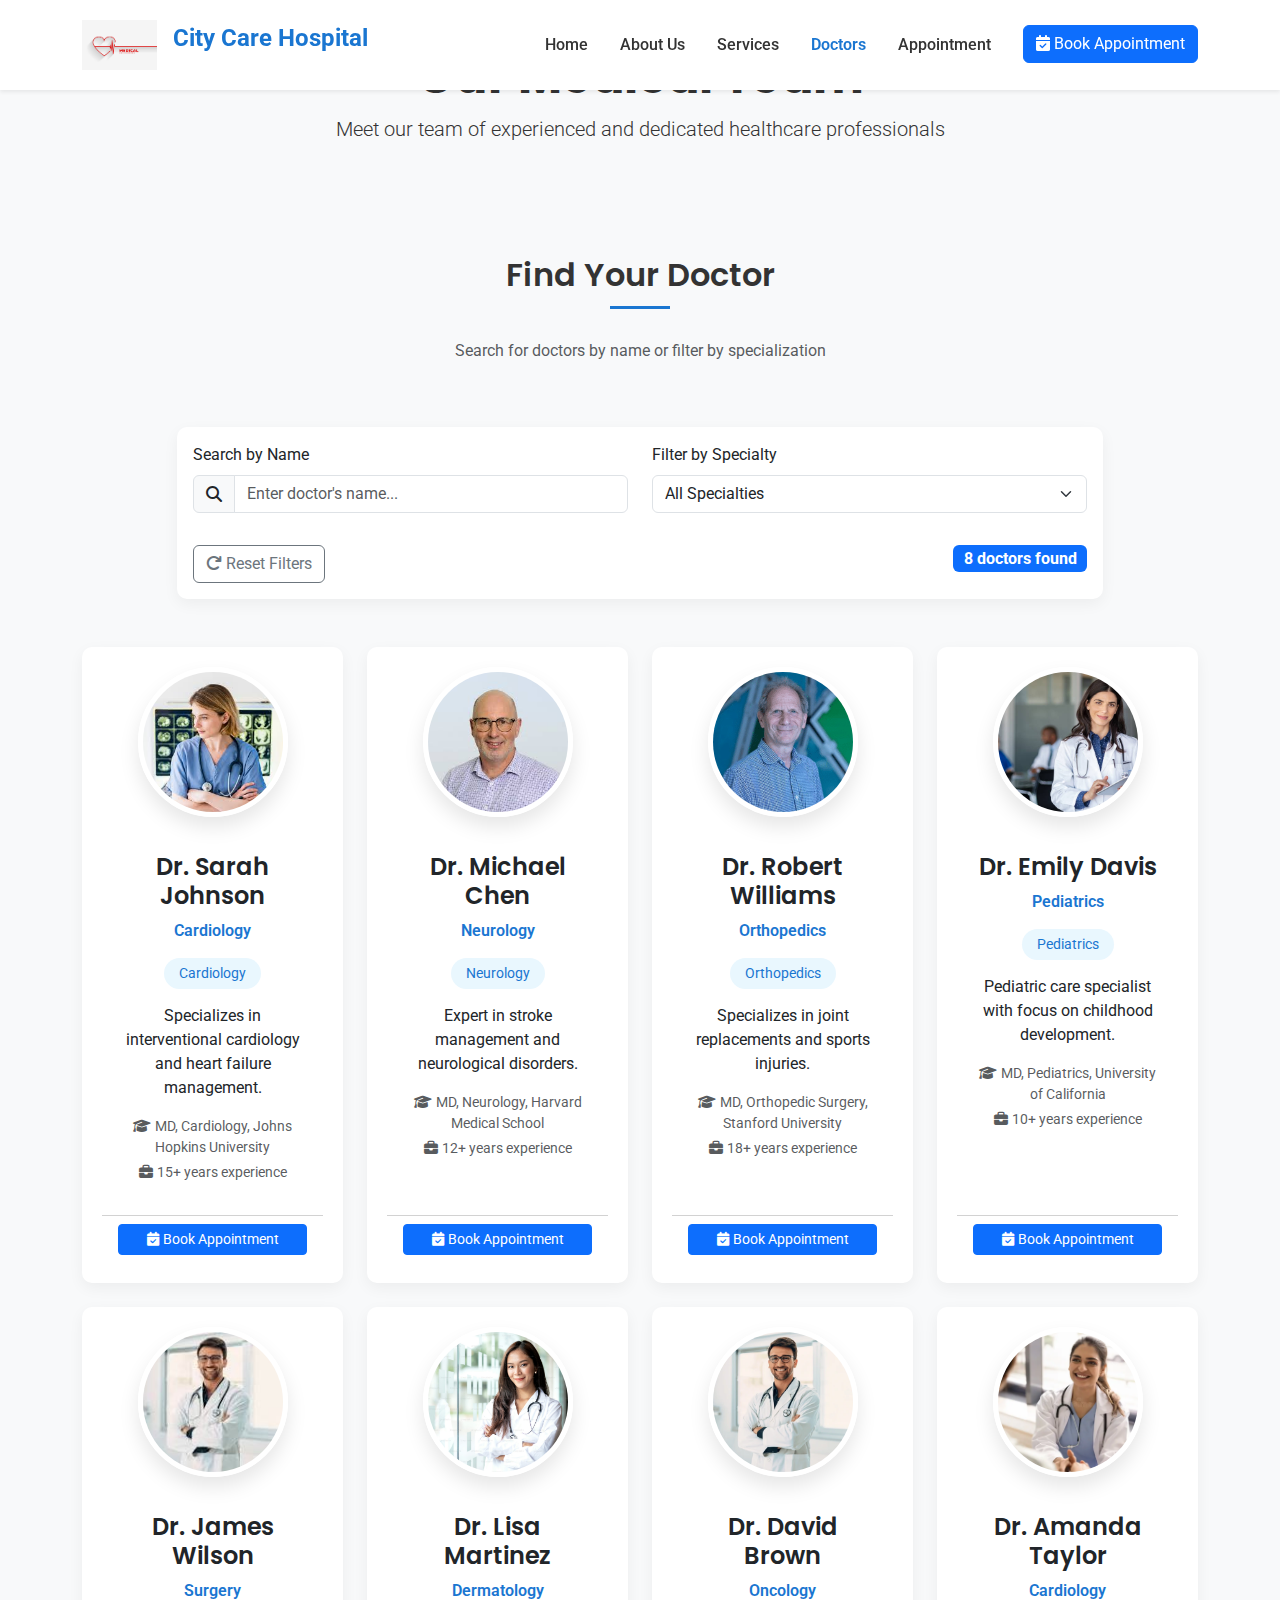
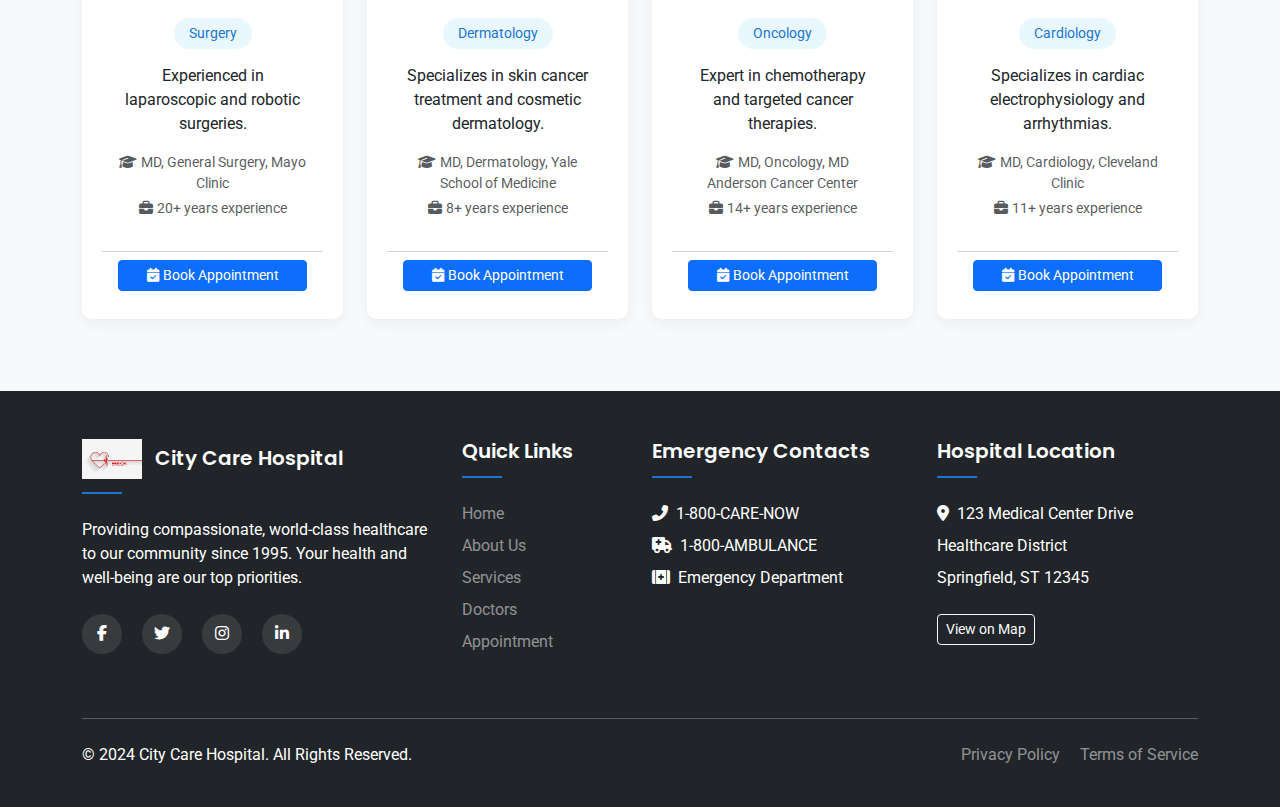
<file: week 8/doctors.html>
<!DOCTYPE html>
<html lang="en">
<head>
    <meta charset="UTF-8">
    <meta name="viewport" content="width=device-width, initial-scale=1.0">
    <title>Our Doctors - City Care Hospital</title>
    
    <!-- Bootstrap 5 CSS -->
    <link href="https://cdn.jsdelivr.net/npm/bootstrap@5.3.0-alpha1/dist/css/bootstrap.min.css" rel="stylesheet">
    
    <!-- Font Awesome -->
    <link rel="stylesheet" href="https://cdnjs.cloudflare.com/ajax/libs/font-awesome/6.4.0/css/all.min.css">
    
    <!-- Custom CSS -->
    <link rel="stylesheet" href="css/style.css">
    
    <!-- Google Fonts -->
    <link href="https://fonts.googleapis.com/css2?family=Poppins:wght@300;400;500;600;700&family=Roboto:wght@300;400;500&display=swap" rel="stylesheet">
</head>
<body>
    <!-- Navigation (same as index.html) -->
    <nav class="navbar navbar-expand-lg navbar-light bg-white fixed-top shadow-sm">
        <div class="container">
            <a class="navbar-brand" href="index.html">
                <img src="./PIC.jpg" alt="City Care Hospital Logo" height="50" class="d-inline-block align-top">
                <span class="brand-text">City Care Hospital</span>
            </a>
            <button class="navbar-toggler" type="button" data-bs-toggle="collapse" data-bs-target="#navbarNav">
                <span class="navbar-toggler-icon"></span>
            </button>
            <div class="collapse navbar-collapse" id="navbarNav">
                <ul class="navbar-nav ms-auto">
                    <li class="nav-item">
                        <a class="nav-link" href="index.html">Home</a>
                    </li>
                    <li class="nav-item">
                        <a class="nav-link" href="about.html">About Us</a>
                    </li>
                    <li class="nav-item">
                        <a class="nav-link" href="services.html">Services</a>
                    </li>
                    <li class="nav-item">
                        <a class="nav-link active" href="doctors.html">Doctors</a>
                    </li>
                    <li class="nav-item">
                        <a class="nav-link" href="appointment.html">Appointment</a>
                    </li>
                    <li class="nav-item">
                        <a class="btn btn-primary ms-lg-3 mt-2 mt-lg-0" href="appointment.html">
                            <i class="fas fa-calendar-check me-1"></i>Book Appointment
                        </a>
                    </li>
                </ul>
            </div>
        </div>
    </nav>

    <!-- Page Header -->
    <section class="page-header py-5">
        <div class="container">
            <div class="row">
                <div class="col-lg-8 mx-auto text-center">
                    <h1 class="display-5 fw-bold">Our Medical Team</h1>
                    <p class="lead">Meet our team of experienced and dedicated healthcare professionals</p>
                </div>
            </div>
        </div>
    </section>

    <!-- Doctors Search & Filter Section -->
    <section class="py-5 bg-light">
        <div class="container">
            <div class="row mb-5">
                <div class="col-lg-8 mx-auto text-center">
                    <h2 class="section-title">Find Your Doctor</h2>
                    <p class="text-muted">Search for doctors by name or filter by specialization</p>
                </div>
            </div>
            
            <!-- Search and Filter Controls -->
            <div class="row mb-5">
                <div class="col-lg-10 mx-auto">
                    <div class="card">
                        <div class="card-body">
                            <div class="row">
                                <div class="col-md-6 mb-3">
                                    <label for="searchInput" class="form-label">Search by Name</label>
                                    <div class="input-group">
                                        <span class="input-group-text"><i class="fas fa-search"></i></span>
                                        <input type="text" class="form-control" id="searchInput" placeholder="Enter doctor's name...">
                                    </div>
                                </div>
                                <div class="col-md-6 mb-3">
                                    <label for="specialtyFilter" class="form-label">Filter by Specialty</label>
                                    <select class="form-select" id="specialtyFilter">
                                        <option value="all">All Specialties</option>
                                        <option value="Cardiology">Cardiology</option>
                                        <option value="Neurology">Neurology</option>
                                        <option value="Orthopedics">Orthopedics</option>
                                        <option value="Pediatrics">Pediatrics</option>
                                        <option value="Surgery">Surgery</option>
                                        <option value="Dermatology">Dermatology</option>
                                        <option value="Oncology">Oncology</option>
                                    </select>
                                </div>
                            </div>
                            <div class="row mt-3">
                                <div class="col-12">
                                    <div class="d-flex justify-content-between">
                                        <button id="resetFilters" class="btn btn-outline-secondary">
                                            <i class="fas fa-redo me-1"></i>Reset Filters
                                        </button>
                                        <div>
                                            <span id="doctorCount" class="badge bg-primary fs-6">6 doctors found</span>
                                        </div>
                                    </div>
                                </div>
                            </div>
                        </div>
                    </div>
                </div>
            </div>
            
            <!-- Doctors Grid -->
            <div class="row" id="doctorsContainer">
                <!-- Doctors will be dynamically inserted here by JavaScript -->
            </div>
            
            <!-- No Results Message (Hidden by default) -->
            <div class="row mt-5" id="noResults" style="display: none;">
                <div class="col-lg-8 mx-auto text-center">
                    <div class="card">
                        <div class="card-body py-5">
                            <i class="fas fa-user-md fa-4x text-muted mb-3"></i>
                            <h3>No Doctors Found</h3>
                            <p class="text-muted">Try adjusting your search or filter criteria</p>
                            <button id="resetFilters2" class="btn btn-primary">Reset Filters</button>
                        </div>
                    </div>
                </div>
            </div>
        </div>
    </section>

    <!-- Footer (same as index.html) -->
    <footer class="footer bg-dark text-white pt-5 pb-4">
        <!-- Same footer content as index.html -->
        <div class="container">
            <div class="row">
                <div class="col-lg-4 col-md-6 mb-4">
                    <h5 class="mb-4">
                        <img src="PIC.jpg" alt="City Care Hospital Logo" height="40" class="me-2">
                        City Care Hospital
                    </h5>
                    <p>Providing compassionate, world-class healthcare to our community since 1995. Your health and well-being are our top priorities.</p>
                    <div class="social-icons mt-4">
                        <a href="#" class="text-white me-3"><i class="fab fa-facebook-f"></i></a>
                        <a href="#" class="text-white me-3"><i class="fab fa-twitter"></i></a>
                        <a href="#" class="text-white me-3"><i class="fab fa-instagram"></i></a>
                        <a href="#" class="text-white"><i class="fab fa-linkedin-in"></i></a>
                    </div>
                </div>
                <div class="col-lg-2 col-md-6 mb-4">
                    <h5 class="mb-4">Quick Links</h5>
                    <ul class="list-unstyled">
                        <li class="mb-2"><a href="index.html" class="text-white-50 text-decoration-none">Home</a></li>
                        <li class="mb-2"><a href="about.html" class="text-white-50 text-decoration-none">About Us</a></li>
                        <li class="mb-2"><a href="services.html" class="text-white-50 text-decoration-none">Services</a></li>
                        <li class="mb-2"><a href="doctors.html" class="text-white-50 text-decoration-none">Doctors</a></li>
                        <li><a href="appointment.html" class="text-white-50 text-decoration-none">Appointment</a></li>
                    </ul>
                </div>
                <div class="col-lg-3 col-md-6 mb-4">
                    <h5 class="mb-4">Emergency Contacts</h5>
                    <ul class="list-unstyled">
                        <li class="mb-2"><i class="fas fa-phone-alt me-2"></i>1-800-CARE-NOW</li>
                        <li class="mb-2"><i class="fas fa-ambulance me-2"></i>1-800-AMBULANCE</li>
                        <li><i class="fas fa-first-aid me-2"></i>Emergency Department</li>
                    </ul>
                </div>
                <div class="col-lg-3 col-md-6 mb-4">
                    <h5 class="mb-4">Hospital Location</h5>
                    <p class="mb-2"><i class="fas fa-map-marker-alt me-2"></i>123 Medical Center Drive</p>
                    <p class="mb-2">Healthcare District</p>
                    <p>Springfield, ST 12345</p>
                    <a href="appointment.html#location" class="btn btn-outline-light btn-sm mt-2">View on Map</a>
                </div>
            </div>
            <hr class="bg-white mt-4 mb-4">
            <div class="row">
                <div class="col-md-6 text-center text-md-start">
                    <p>&copy; 2024 City Care Hospital. All Rights Reserved.</p>
                </div>
                <div class="col-md-6 text-center text-md-end">
                    <p><a href="#" class="text-white-50 text-decoration-none me-3">Privacy Policy</a>
                    <a href="#" class="text-white-50 text-decoration-none">Terms of Service</a></p>
                </div>
            </div>
        </div>
    </footer>

    <!-- Bootstrap JS Bundle with Popper -->
    <script src="https://cdn.jsdelivr.net/npm/bootstrap@5.3.0-alpha1/dist/js/bootstrap.bundle.min.js"></script>
    
    <!-- Custom JS -->
    <script src="js/script.js"></script>
    
    <!-- Doctors Data and Logic -->
    <script>
        // Doctors Data Array
        const doctors = [
            {
                id: 1,
                name: "Dr. Sarah Johnson",
                specialty: "Cardiology",
                department: "Cardiology",
                image: "dr5.jpg",
                education: "MD, Cardiology, Johns Hopkins University",
                experience: "15+ years",
                description: "Specializes in interventional cardiology and heart failure management."
            },
            {
                id: 2,
                name: "Dr. Michael Chen",
                specialty: "Neurology",
                department: "Neurology",
                image: "dr.jpg",
                education: "MD, Neurology, Harvard Medical School",
                experience: "12+ years",
                description: "Expert in stroke management and neurological disorders."
            },
            {
                id: 3,
                name: "Dr. Robert Williams",
                specialty: "Orthopedics",
                department: "Orthopedics",
                image: "dr.webp",
                education: "MD, Orthopedic Surgery, Stanford University",
                experience: "18+ years",
                description: "Specializes in joint replacements and sports injuries."
            },
            {
                id: 4,
                name: "Dr. Emily Davis",
                specialty: "Pediatrics",
                department: "Pediatrics",
                image: "dr3.jpg",
                education: "MD, Pediatrics, University of California",
                experience: "10+ years",
                description: "Pediatric care specialist with focus on childhood development."
            },
            {
                id: 5,
                name: "Dr. James Wilson",
                specialty: "Surgery",
                department: "Surgery",
                image: "download (1.jpg",
                education: "MD, General Surgery, Mayo Clinic",
                experience: "20+ years",
                description: "Experienced in laparoscopic and robotic surgeries."
            },
            {
                id: 6,
                name: "Dr. Lisa Martinez",
                specialty: "Dermatology",
                department: "Dermatology",
                image: "dr1.jpg",
                education: "MD, Dermatology, Yale School of Medicine",
                experience: "8+ years",
                description: "Specializes in skin cancer treatment and cosmetic dermatology."
            },
            {
                id: 7,
                name: "Dr. David Brown",
                specialty: "Oncology",
                department: "Oncology",
                image: "dr6.webp",
                education: "MD, Oncology, MD Anderson Cancer Center",
                experience: "14+ years",
                description: "Expert in chemotherapy and targeted cancer therapies."
            },
            {
                id: 8,
                name: "Dr. Amanda Taylor",
                specialty: "Cardiology",
                department: "Cardiology",
                image: "dr7.webp",
                education: "MD, Cardiology, Cleveland Clinic",
                experience: "11+ years",
                description: "Specializes in cardiac electrophysiology and arrhythmias."
            }
        ];

        // Function to render doctors
        function renderDoctors(doctorsArray) {
            const container = document.getElementById('doctorsContainer');
            const noResults = document.getElementById('noResults');
            const doctorCount = document.getElementById('doctorCount');
            
            // Clear container
            container.innerHTML = '';
            
            // Update doctor count
            doctorCount.textContent = `${doctorsArray.length} doctors found`;
            
            // If no doctors match the filter
            if (doctorsArray.length === 0) {
                noResults.style.display = 'block';
                container.style.display = 'none';
                return;
            }
            
            // Show container and hide no results
            noResults.style.display = 'none';
            container.style.display = 'flex';
            
            // Render each doctor
            doctorsArray.forEach(doctor => {
                const doctorCard = document.createElement('div');
                doctorCard.className = 'col-lg-3 col-md-6 mb-4';
                doctorCard.innerHTML = `
                    <div class="card doctor-card h-100">
                        <img src="${doctor.image}" alt="${doctor.name}" class="doctor-img">
                        <div class="card-body">
                            <h4 class="card-title">${doctor.name}</h4>
                            <p class="doctor-specialty">${doctor.specialty}</p>
                            <span class="doctor-department">${doctor.department}</span>
                            <p class="card-text">${doctor.description}</p>
                            <div class="doctor-info mt-3">
                                <p class="text-muted small mb-1"><i class="fas fa-graduation-cap me-1"></i>${doctor.education}</p>
                                <p class="text-muted small"><i class="fas fa-briefcase me-1"></i>${doctor.experience} experience</p>
                            </div>
                        </div>
                        <div class="card-footer bg-transparent">
                            <a href="appointment.html" class="btn btn-primary btn-sm w-100">
                                <i class="fas fa-calendar-check me-1"></i>Book Appointment
                            </a>
                        </div>
                    </div>
                `;
                container.appendChild(doctorCard);
            });
        }

        // Function to filter doctors
        function filterDoctors() {
            const searchInput = document.getElementById('searchInput').value.toLowerCase();
            const specialtyFilter = document.getElementById('specialtyFilter').value;
            
            let filteredDoctors = doctors;
            
            // Filter by search input
            if (searchInput) {
                filteredDoctors = filteredDoctors.filter(doctor => 
                    doctor.name.toLowerCase().includes(searchInput) ||
                    doctor.specialty.toLowerCase().includes(searchInput) ||
                    doctor.department.toLowerCase().includes(searchInput)
                );
            }
            
            // Filter by specialty
            if (specialtyFilter !== 'all') {
                filteredDoctors = filteredDoctors.filter(doctor => 
                    doctor.specialty === specialtyFilter || doctor.department === specialtyFilter
                );
            }
            
            // Render filtered doctors
            renderDoctors(filteredDoctors);
        }

        // Function to reset filters
        function resetFilters() {
            document.getElementById('searchInput').value = '';
            document.getElementById('specialtyFilter').value = 'all';
            renderDoctors(doctors);
        }

        // Initial render
        document.addEventListener('DOMContentLoaded', function() {
            renderDoctors(doctors);
            
            // Add event listeners
            document.getElementById('searchInput').addEventListener('input', filterDoctors);
            document.getElementById('specialtyFilter').addEventListener('change', filterDoctors);
            document.getElementById('resetFilters').addEventListener('click', resetFilters);
            document.getElementById('resetFilters2').addEventListener('click', resetFilters);
        });
    </script>
</body>
</html>
</file>
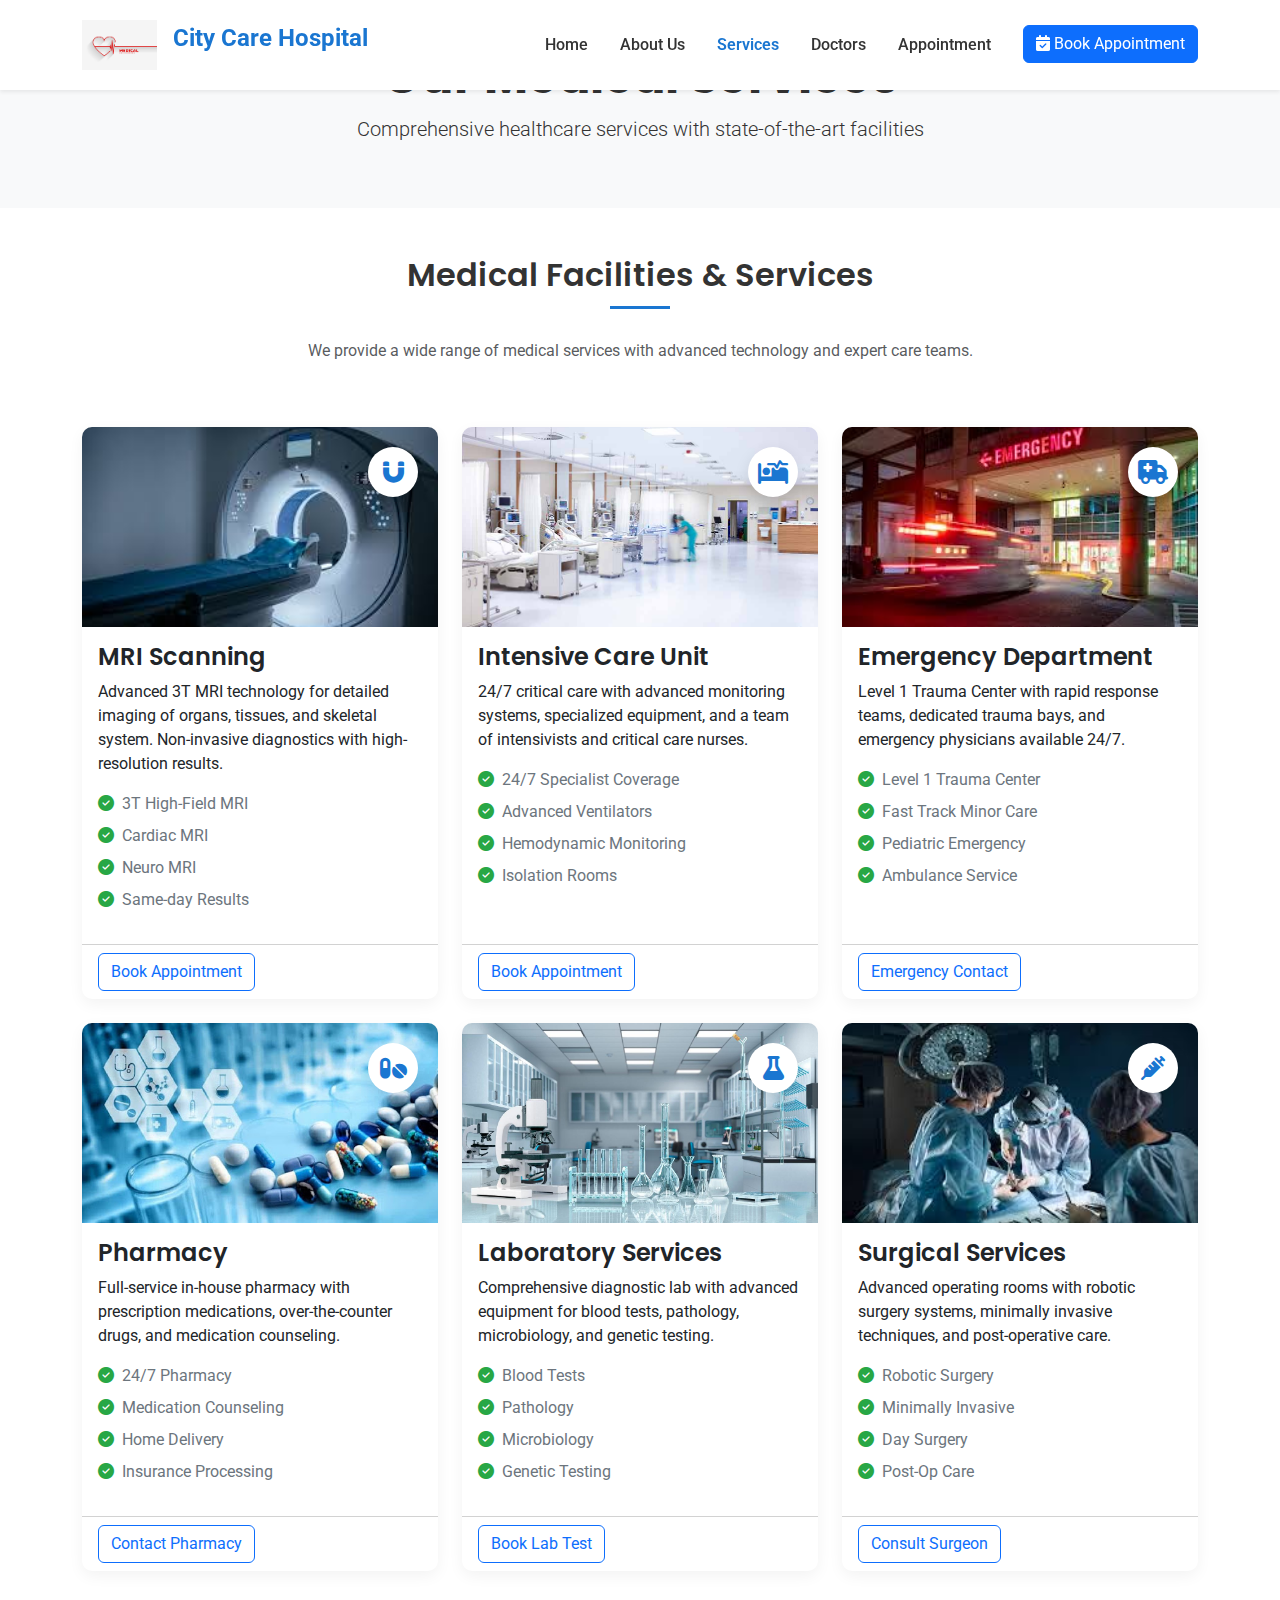
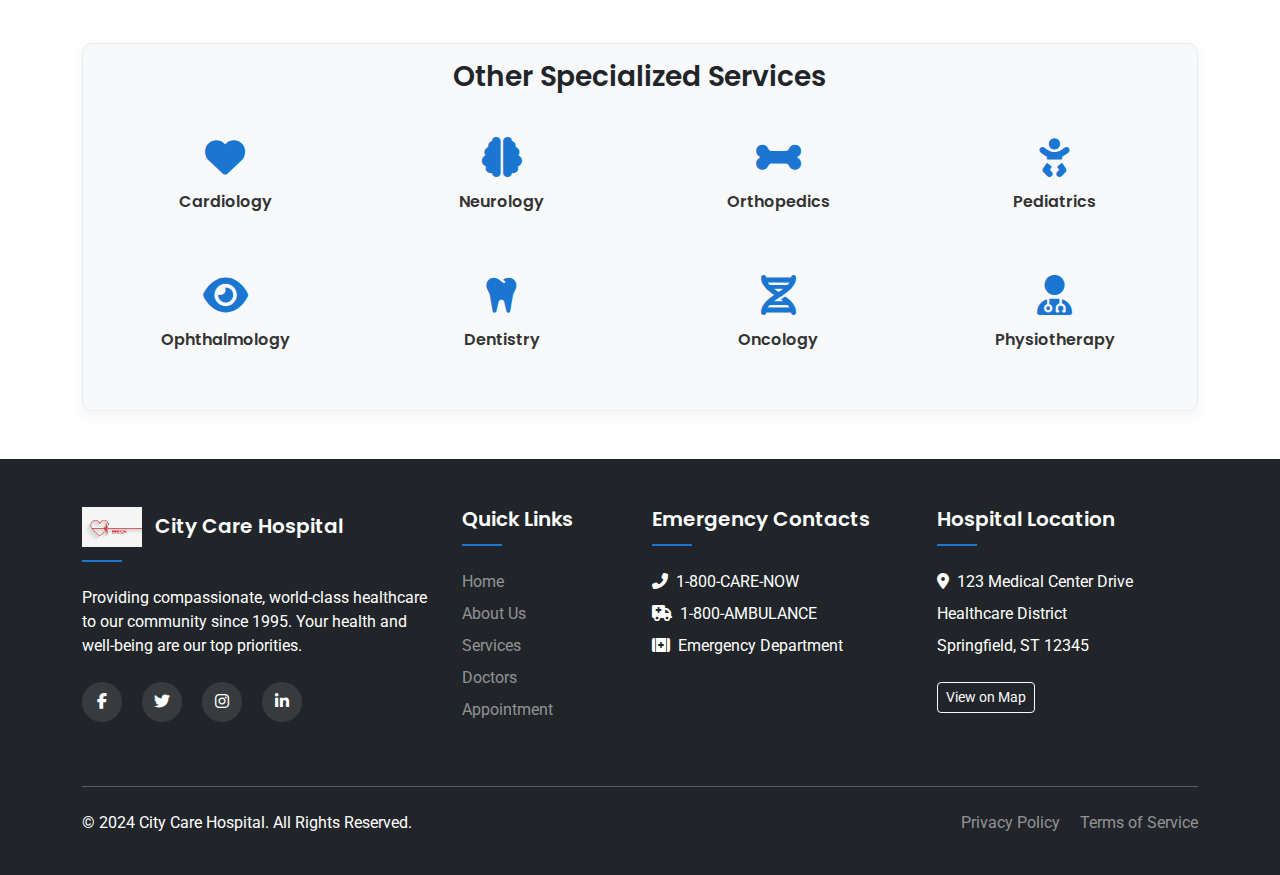
<file: week 8/services.html>
<!DOCTYPE html>
<html lang="en">
<head>
    <meta charset="UTF-8">
    <meta name="viewport" content="width=device-width, initial-scale=1.0">
    <title>Our Services - City Care Hospital</title>
    
    <!-- Bootstrap 5 CSS -->
    <link href="https://cdn.jsdelivr.net/npm/bootstrap@5.3.0-alpha1/dist/css/bootstrap.min.css" rel="stylesheet">
    
    <!-- Font Awesome -->
    <link rel="stylesheet" href="https://cdnjs.cloudflare.com/ajax/libs/font-awesome/6.4.0/css/all.min.css">
    
    <!-- Custom CSS -->
    <link rel="stylesheet" href="css/style.css">
    
    <!-- Google Fonts -->
    <link href="https://fonts.googleapis.com/css2?family=Poppins:wght@300;400;500;600;700&family=Roboto:wght@300;400;500&display=swap" rel="stylesheet">
</head>
<body>
    <!-- Navigation (same as index.html) -->
    <nav class="navbar navbar-expand-lg navbar-light bg-white fixed-top shadow-sm">
        <div class="container">
            <a class="navbar-brand" href="index.html">
                <img src="PIC.jpg" alt="City Care Hospital Logo" height="50" class="d-inline-block align-top">
                <span class="brand-text">City Care Hospital</span>
            </a>
            <button class="navbar-toggler" type="button" data-bs-toggle="collapse" data-bs-target="#navbarNav">
                <span class="navbar-toggler-icon"></span>
            </button>
            <div class="collapse navbar-collapse" id="navbarNav">
                <ul class="navbar-nav ms-auto">
                    <li class="nav-item">
                        <a class="nav-link" href="index.html">Home</a>
                    </li>
                    <li class="nav-item">
                        <a class="nav-link" href="about.html">About Us</a>
                    </li>
                    <li class="nav-item">
                        <a class="nav-link active" href="services.html">Services</a>
                    </li>
                    <li class="nav-item">
                        <a class="nav-link" href="doctors.html">Doctors</a>
                    </li>
                    <li class="nav-item">
                        <a class="nav-link" href="appointment.html">Appointment</a>
                    </li>
                    <li class="nav-item">
                        <a class="btn btn-primary ms-lg-3 mt-2 mt-lg-0" href="appointment.html">
                            <i class="fas fa-calendar-check me-1"></i>Book Appointment
                        </a>
                    </li>
                </ul>
            </div>
        </div>
    </nav>

    <!-- Page Header -->
    <section class="page-header py-5">
        <div class="container">
            <div class="row">
                <div class="col-lg-8 mx-auto text-center">
                    <h1 class="display-5 fw-bold">Our Medical Services</h1>
                    <p class="lead">Comprehensive healthcare services with state-of-the-art facilities</p>
                </div>
            </div>
        </div>
    </section>

    <!-- Services Grid -->
    <section class="py-5">
        <div class="container">
            <div class="row mb-5">
                <div class="col-lg-8 mx-auto text-center">
                    <h2 class="section-title">Medical Facilities & Services</h2>
                    <p class="text-muted">We provide a wide range of medical services with advanced technology and expert care teams.</p>
                </div>
            </div>
            
            <!-- Services Grid -->
            <div class="row">
                <!-- MRI Service -->
                <div class="col-lg-4 col-md-6 mb-4">
                    <div class="card service-card h-100">
                        <div class="service-image">
                            <img src="mri pic.jpg" class="card-img-top" alt="MRI Service">
                            <div class="service-icon">
                                <i class="fas fa-magnet"></i>
                            </div>
                        </div>
                        <div class="card-body">
                            <h4 class="card-title">MRI Scanning</h4>
                            <p class="card-text">Advanced 3T MRI technology for detailed imaging of organs, tissues, and skeletal system. Non-invasive diagnostics with high-resolution results.</p>
                            <ul class="service-features">
                                <li><i class="fas fa-check-circle me-2"></i>3T High-Field MRI</li>
                                <li><i class="fas fa-check-circle me-2"></i>Cardiac MRI</li>
                                <li><i class="fas fa-check-circle me-2"></i>Neuro MRI</li>
                                <li><i class="fas fa-check-circle me-2"></i>Same-day Results</li>
                            </ul>
                        </div>
                        <div class="card-footer bg-transparent">
                            <a href="appointment.html" class="btn btn-outline-primary">Book Appointment</a>
                        </div>
                    </div>
                </div>
                
                <!-- ICU Service -->
                <div class="col-lg-4 col-md-6 mb-4">
                    <div class="card service-card h-100">
                        <div class="service-image">
                            <img src="icu pic.jpg" class="card-img-top" alt="ICU Service">
                            <div class="service-icon">
                                <i class="fas fa-procedures"></i>
                            </div>
                        </div>
                        <div class="card-body">
                            <h4 class="card-title">Intensive Care Unit</h4>
                            <p class="card-text">24/7 critical care with advanced monitoring systems, specialized equipment, and a team of intensivists and critical care nurses.</p>
                            <ul class="service-features">
                                <li><i class="fas fa-check-circle me-2"></i>24/7 Specialist Coverage</li>
                                <li><i class="fas fa-check-circle me-2"></i>Advanced Ventilators</li>
                                <li><i class="fas fa-check-circle me-2"></i>Hemodynamic Monitoring</li>
                                <li><i class="fas fa-check-circle me-2"></i>Isolation Rooms</li>
                            </ul>
                        </div>
                        <div class="card-footer bg-transparent">
                            <a href="appointment.html" class="btn btn-outline-primary">Book Appointment</a>
                        </div>
                    </div>
                </div>
                
                <!-- Emergency Service -->
                <div class="col-lg-4 col-md-6 mb-4">
                    <div class="card service-card h-100">
                        <div class="service-image">
                            <img src="emergency.jpg" class="card-img-top" alt="Emergency Service">
                            <div class="service-icon">
                                <i class="fas fa-ambulance"></i>
                            </div>
                        </div>
                        <div class="card-body">
                            <h4 class="card-title">Emergency Department</h4>
                            <p class="card-text">Level 1 Trauma Center with rapid response teams, dedicated trauma bays, and emergency physicians available 24/7.</p>
                            <ul class="service-features">
                                <li><i class="fas fa-check-circle me-2"></i>Level 1 Trauma Center</li>
                                <li><i class="fas fa-check-circle me-2"></i>Fast Track Minor Care</li>
                                <li><i class="fas fa-check-circle me-2"></i>Pediatric Emergency</li>
                                <li><i class="fas fa-check-circle me-2"></i>Ambulance Service</li>
                            </ul>
                        </div>
                        <div class="card-footer bg-transparent">
                            <a href="appointment.html" class="btn btn-outline-primary">Emergency Contact</a>
                        </div>
                    </div>
                </div>
                
                <!-- Pharmacy Service -->
                <div class="col-lg-4 col-md-6 mb-4">
                    <div class="card service-card h-100">
                        <div class="service-image">
                            <img src="pharmacy.jpg" class="card-img-top" alt="Pharmacy Service">
                            <div class="service-icon">
                                <i class="fas fa-pills"></i>
                            </div>
                        </div>
                        <div class="card-body">
                            <h4 class="card-title">Pharmacy</h4>
                            <p class="card-text">Full-service in-house pharmacy with prescription medications, over-the-counter drugs, and medication counseling.</p>
                            <ul class="service-features">
                                <li><i class="fas fa-check-circle me-2"></i>24/7 Pharmacy</li>
                                <li><i class="fas fa-check-circle me-2"></i>Medication Counseling</li>
                                <li><i class="fas fa-check-circle me-2"></i>Home Delivery</li>
                                <li><i class="fas fa-check-circle me-2"></i>Insurance Processing</li>
                            </ul>
                        </div>
                        <div class="card-footer bg-transparent">
                            <a href="appointment.html" class="btn btn-outline-primary">Contact Pharmacy</a>
                        </div>
                    </div>
                </div>
                
                <!-- Laboratory Service -->
                <div class="col-lg-4 col-md-6 mb-4">
                    <div class="card service-card h-100">
                        <div class="service-image">
                            <img src="lab.jpg" class="card-img-top" alt="Laboratory Service">
                            <div class="service-icon">
                                <i class="fas fa-flask"></i>
                            </div>
                        </div>
                        <div class="card-body">
                            <h4 class="card-title">Laboratory Services</h4>
                            <p class="card-text">Comprehensive diagnostic lab with advanced equipment for blood tests, pathology, microbiology, and genetic testing.</p>
                            <ul class="service-features">
                                <li><i class="fas fa-check-circle me-2"></i>Blood Tests</li>
                                <li><i class="fas fa-check-circle me-2"></i>Pathology</li>
                                <li><i class="fas fa-check-circle me-2"></i>Microbiology</li>
                                <li><i class="fas fa-check-circle me-2"></i>Genetic Testing</li>
                            </ul>
                        </div>
                        <div class="card-footer bg-transparent">
                            <a href="appointment.html" class="btn btn-outline-primary">Book Lab Test</a>
                        </div>
                    </div>
                </div>
                
                <!-- Additional Service -->
                <div class="col-lg-4 col-md-6 mb-4">
                    <div class="card service-card h-100">
                        <div class="service-image">
                            <img src="ss.jpg" class="card-img-top" alt="Surgery Service">
                            <div class="service-icon">
                                <i class="fas fa-syringe"></i>
                            </div>
                        </div>
                        <div class="card-body">
                            <h4 class="card-title">Surgical Services</h4>
                            <p class="card-text">Advanced operating rooms with robotic surgery systems, minimally invasive techniques, and post-operative care.</p>
                            <ul class="service-features">
                                <li><i class="fas fa-check-circle me-2"></i>Robotic Surgery</li>
                                <li><i class="fas fa-check-circle me-2"></i>Minimally Invasive</li>
                                <li><i class="fas fa-check-circle me-2"></i>Day Surgery</li>
                                <li><i class="fas fa-check-circle me-2"></i>Post-Op Care</li>
                            </ul>
                        </div>
                        <div class="card-footer bg-transparent">
                            <a href="appointment.html" class="btn btn-outline-primary">Consult Surgeon</a>
                        </div>
                    </div>
                </div>
            </div>
            
            <!-- Additional Services -->
            <div class="row mt-5">
                <div class="col-lg-12">
                    <div class="card additional-services">
                        <div class="card-body">
                            <h3 class="card-title text-center mb-4">Other Specialized Services</h3>
                            <div class="row">
                                <div class="col-md-3 col-6 mb-3 text-center">
                                    <div class="additional-service-item">
                                        <i class="fas fa-heart"></i>
                                        <h6>Cardiology</h6>
                                    </div>
                                </div>
                                <div class="col-md-3 col-6 mb-3 text-center">
                                    <div class="additional-service-item">
                                        <i class="fas fa-brain"></i>
                                        <h6>Neurology</h6>
                                    </div>
                                </div>
                                <div class="col-md-3 col-6 mb-3 text-center">
                                    <div class="additional-service-item">
                                        <i class="fas fa-bone"></i>
                                        <h6>Orthopedics</h6>
                                    </div>
                                </div>
                                <div class="col-md-3 col-6 mb-3 text-center">
                                    <div class="additional-service-item">
                                        <i class="fas fa-baby"></i>
                                        <h6>Pediatrics</h6>
                                    </div>
                                </div>
                                <div class="col-md-3 col-6 mb-3 text-center">
                                    <div class="additional-service-item">
                                        <i class="fas fa-eye"></i>
                                        <h6>Ophthalmology</h6>
                                    </div>
                                </div>
                                <div class="col-md-3 col-6 mb-3 text-center">
                                    <div class="additional-service-item">
                                        <i class="fas fa-tooth"></i>
                                        <h6>Dentistry</h6>
                                    </div>
                                </div>
                                <div class="col-md-3 col-6 mb-3 text-center">
                                    <div class="additional-service-item">
                                        <i class="fas fa-dna"></i>
                                        <h6>Oncology</h6>
                                    </div>
                                </div>
                                <div class="col-md-3 col-6 mb-3 text-center">
                                    <div class="additional-service-item">
                                        <i class="fas fa-user-md"></i>
                                        <h6>Physiotherapy</h6>
                                    </div>
                                </div>
                            </div>
                        </div>
                    </div>
                </div>
            </div>
        </div>
    </section>

    <!-- Footer (same as index.html) -->
    <footer class="footer bg-dark text-white pt-5 pb-4">
        <!-- Same footer content as index.html -->
        <div class="container">
            <div class="row">
                <div class="col-lg-4 col-md-6 mb-4">
                    <h5 class="mb-4">
                        <img src="red-heart-with-heartbeat-line-medical-background/26835.jpg" alt="City Care Hospital Logo" height="40" class="me-2">
                        City Care Hospital
                    </h5>
                    <p>Providing compassionate, world-class healthcare to our community since 1995. Your health and well-being are our top priorities.</p>
                    <div class="social-icons mt-4">
                        <a href="#" class="text-white me-3"><i class="fab fa-facebook-f"></i></a>
                        <a href="#" class="text-white me-3"><i class="fab fa-twitter"></i></a>
                        <a href="#" class="text-white me-3"><i class="fab fa-instagram"></i></a>
                        <a href="#" class="text-white"><i class="fab fa-linkedin-in"></i></a>
                    </div>
                </div>
                <div class="col-lg-2 col-md-6 mb-4">
                    <h5 class="mb-4">Quick Links</h5>
                    <ul class="list-unstyled">
                        <li class="mb-2"><a href="index.html" class="text-white-50 text-decoration-none">Home</a></li>
                        <li class="mb-2"><a href="about.html" class="text-white-50 text-decoration-none">About Us</a></li>
                        <li class="mb-2"><a href="services.html" class="text-white-50 text-decoration-none">Services</a></li>
                        <li class="mb-2"><a href="doctors.html" class="text-white-50 text-decoration-none">Doctors</a></li>
                        <li><a href="appointment.html" class="text-white-50 text-decoration-none">Appointment</a></li>
                    </ul>
                </div>
                <div class="col-lg-3 col-md-6 mb-4">
                    <h5 class="mb-4">Emergency Contacts</h5>
                    <ul class="list-unstyled">
                        <li class="mb-2"><i class="fas fa-phone-alt me-2"></i>1-800-CARE-NOW</li>
                        <li class="mb-2"><i class="fas fa-ambulance me-2"></i>1-800-AMBULANCE</li>
                        <li><i class="fas fa-first-aid me-2"></i>Emergency Department</li>
                    </ul>
                </div>
                <div class="col-lg-3 col-md-6 mb-4">
                    <h5 class="mb-4">Hospital Location</h5>
                    <p class="mb-2"><i class="fas fa-map-marker-alt me-2"></i>123 Medical Center Drive</p>
                    <p class="mb-2">Healthcare District</p>
                    <p>Springfield, ST 12345</p>
                    <a href="appointment.html#location" class="btn btn-outline-light btn-sm mt-2">View on Map</a>
                </div>
            </div>
            <hr class="bg-white mt-4 mb-4">
            <div class="row">
                <div class="col-md-6 text-center text-md-start">
                    <p>&copy; 2024 City Care Hospital. All Rights Reserved.</p>
                </div>
                <div class="col-md-6 text-center text-md-end">
                    <p><a href="#" class="text-white-50 text-decoration-none me-3">Privacy Policy</a>
                    <a href="#" class="text-white-50 text-decoration-none">Terms of Service</a></p>
                </div>
            </div>
        </div>
    </footer>

    <!-- Bootstrap JS Bundle with Popper -->
    <script src="https://cdn.jsdelivr.net/npm/bootstrap@5.3.0-alpha1/dist/js/bootstrap.bundle.min.js"></script>
    
    <!-- Custom JS -->
    <script src="js/script.js"></script>
</body>
</html>
</file>
<file: week 8/css/style.css>
/* Custom CSS for City Care Hospital */

/* Global Styles */
:root {
    --primary-color: #0d6efd;
    --secondary-color: #6c757d;
    --success-color: #198754;
    --info-color: #0dcaf0;
    --warning-color: #ffc107;
    --danger-color: #dc3545;
    --light-color: #f8f9fa;
    --dark-color: #212529;
    --hospital-blue: #1a76d1;
    --hospital-green: #28a745;
}

body {
    font-family: 'Roboto', sans-serif;
    color: #333;
    padding-top: 76px; /* For fixed navbar */
}

h1, h2, h3, h4, h5, h6 {
    font-family: 'Poppins', sans-serif;
    font-weight: 600;
}

.section-title {
    position: relative;
    padding-bottom: 15px;
    margin-bottom: 30px;
}

.section-title:after {
    content: '';
    position: absolute;
    bottom: 0;
    left: 0;
    width: 60px;
    height: 3px;
    background-color: var(--hospital-blue);
}

.text-center .section-title:after {
    left: 50%;
    transform: translateX(-50%);
}

/* Navbar Styles */
.navbar {
    padding: 15px 0;
    transition: all 0.3s ease;
}

.navbar-brand {
    font-weight: 700;
    font-size: 1.5rem;
}

.brand-text {
    color: var(--hospital-blue);
    margin-left: 10px;
}

.nav-link {
    font-weight: 500;
    margin: 0 8px;
    color: #333 !important;
}

.nav-link.active {
    color: var(--hospital-blue) !important;
    font-weight: 600;
}

/* Hero Section */
.hero-section {
    background: linear-gradient(135deg, var(--hospital-blue) 0%, #1a4d8f 100%);
    padding: 100px 0 80px;
    color: white;
    margin-top: -76px;
    padding-top: 180px;
}

.hero-section h1 {
    font-size: 3.5rem;
    line-height: 1.2;
}

.emergency-contact {
    background-color: rgba(255, 255, 255, 0.1);
    border-radius: 10px;
    padding: 20px;
    margin-top: 30px;
}

.emergency-number {
    font-size: 2.5rem;
    font-weight: 700;
    color: #fff;
    margin: 10px 0;
}

.hero-img {
    max-height: 500px;
    animation: float 6s ease-in-out infinite;
}

@keyframes float {
    0% { transform: translateY(0px); }
    50% { transform: translateY(-20px); }
    100% { transform: translateY(0px); }
}

/* Cards */
.card {
    border: none;
    border-radius: 10px;
    box-shadow: 0 5px 15px rgba(0, 0, 0, 0.05);
    transition: all 0.3s ease;
}

.card:hover {
    transform: translateY(-10px);
    box-shadow: 0 15px 30px rgba(0, 0, 0, 0.1);
}

.specialty-card {
    padding: 30px 20px;
    text-align: center;
    border-top: 4px solid var(--hospital-blue);
}

.card-icon {
    font-size: 3rem;
    color: var(--hospital-blue);
    margin-bottom: 20px;
}

.testimonial-card {
    border-left: 4px solid var(--hospital-blue);
}

.testimonial-author {
    display: flex;
    align-items: center;
    margin-top: 20px;
}

.testimonial-author img {
    width: 60px;
    height: 60px;
    object-fit: cover;
    margin-right: 15px;
}

.author-info h5 {
    margin-bottom: 0;
}

.author-info p {
    color: #6c757d;
    margin-bottom: 0;
    font-size: 0.9rem;
}

/* About Page Styles */
.page-header {
    background-color: #f8f9fa;
    margin-top: -76px;
    padding-top: 150px;
}

.about-image {
    position: relative;
}

.years-badge {
    position: absolute;
    bottom: -20px;
    right: -20px;
    background-color: var(--hospital-blue);
    color: white;
    width: 120px;
    height: 120px;
    border-radius: 50%;
    display: flex;
    flex-direction: column;
    justify-content: center;
    align-items: center;
    box-shadow: 0 10px 20px rgba(0, 0, 0, 0.2);
}

.years-badge span {
    font-size: 2.5rem;
    font-weight: 700;
    line-height: 1;
}

.years-badge p {
    margin-bottom: 0;
    font-size: 0.9rem;
}

.ceo-img {
    width: 200px;
    height: 200px;
    object-fit: cover;
    border: 5px solid white;
    box-shadow: 0 10px 20px rgba(0, 0, 0, 0.1);
}

.award-card {
    border-top: 4px solid var(--hospital-green);
}

.award-icon {
    font-size: 2.5rem;
    color: var(--hospital-green);
}

/* Services Page Styles */
.service-card {
    overflow: hidden;
}

.service-image {
    position: relative;
    height: 200px;
    overflow: hidden;
}

.service-image img {
    width: 100%;
    height: 100%;
    object-fit: cover;
    transition: transform 0.5s ease;
}

.service-card:hover .service-image img {
    transform: scale(1.1);
}

.service-icon {
    position: absolute;
    top: 20px;
    right: 20px;
    background-color: white;
    width: 50px;
    height: 50px;
    border-radius: 50%;
    display: flex;
    justify-content: center;
    align-items: center;
    font-size: 1.5rem;
    color: var(--hospital-blue);
    box-shadow: 0 5px 15px rgba(0, 0, 0, 0.1);
}

.service-features {
    list-style: none;
    padding-left: 0;
}

.service-features li {
    margin-bottom: 8px;
    color: #6c757d;
}

.service-features i {
    color: var(--hospital-green);
}

.additional-services {
    background-color: #f8f9fa;
    border: 1px solid #e9ecef;
}

.additional-service-item {
    padding: 20px 10px;
}

.additional-service-item i {
    font-size: 2.5rem;
    color: var(--hospital-blue);
    margin-bottom: 15px;
}

.additional-service-item h6 {
    font-weight: 600;
    color: #333;
}

/* Doctors Page Styles */
.doctor-card {
    text-align: center;
    padding: 20px;
}

.doctor-img {
    width: 150px;
    height: 150px;
    border-radius: 50%;
    object-fit: cover;
    margin: 0 auto 20px;
    border: 5px solid white;
    box-shadow: 0 10px 20px rgba(0, 0, 0, 0.1);
}

.doctor-specialty {
    color: var(--hospital-blue);
    font-weight: 600;
    margin-bottom: 15px;
}

.doctor-department {
    display: inline-block;
    background-color: #e9f7fe;
    color: var(--hospital-blue);
    padding: 5px 15px;
    border-radius: 20px;
    font-size: 0.9rem;
    margin-bottom: 15px;
}

/* Appointment Page Styles */
.appointment-form {
    background-color: white;
    border-radius: 10px;
    box-shadow: 0 10px 30px rgba(0, 0, 0, 0.1);
    padding: 30px;
}

.map-container {
    border-radius: 10px;
    overflow: hidden;
    box-shadow: 0 10px 30px rgba(0, 0, 0, 0.1);
}

.map-placeholder {
    background-color: #f8f9fa;
    height: 100%;
    display: flex;
    flex-direction: column;
    justify-content: center;
    align-items: center;
    padding: 30px;
    text-align: center;
}

.map-placeholder i {
    font-size: 4rem;
    color: var(--hospital-blue);
    margin-bottom: 20px;
}

/* Footer */
.footer {
    background-color: #1a1a1a;
}

.footer h5 {
    position: relative;
    padding-bottom: 15px;
    margin-bottom: 20px;
}

.footer h5:after {
    content: '';
    position: absolute;
    bottom: 0;
    left: 0;
    width: 40px;
    height: 2px;
    background-color: var(--hospital-blue);
}

.social-icons a {
    display: inline-block;
    width: 40px;
    height: 40px;
    background-color: rgba(255, 255, 255, 0.1);
    border-radius: 50%;
    text-align: center;
    line-height: 40px;
    transition: all 0.3s ease;
}

.social-icons a:hover {
    background-color: var(--hospital-blue);
    transform: translateY(-5px);
}

/* Alert Styles */
.alert-custom {
    border-radius: 10px;
    border: none;
    padding: 20px;
}

/* Form Validation */
.is-invalid {
    border-color: #dc3545;
}

.invalid-feedback {
    display: block;
}

/* Responsive Adjustments */
@media (max-width: 768px) {
    .hero-section h1 {
        font-size: 2.5rem;
    }
    
    .emergency-number {
        font-size: 2rem;
    }
    
    .hero-img {
        margin-top: 30px;
        max-height: 300px;
    }
    
    .page-header {
        padding-top: 130px;
    }
    
    .years-badge {
        width: 100px;
        height: 100px;
        bottom: -15px;
        right: -15px;
    }
    
    .years-badge span {
        font-size: 2rem;
    }
}
</file>
